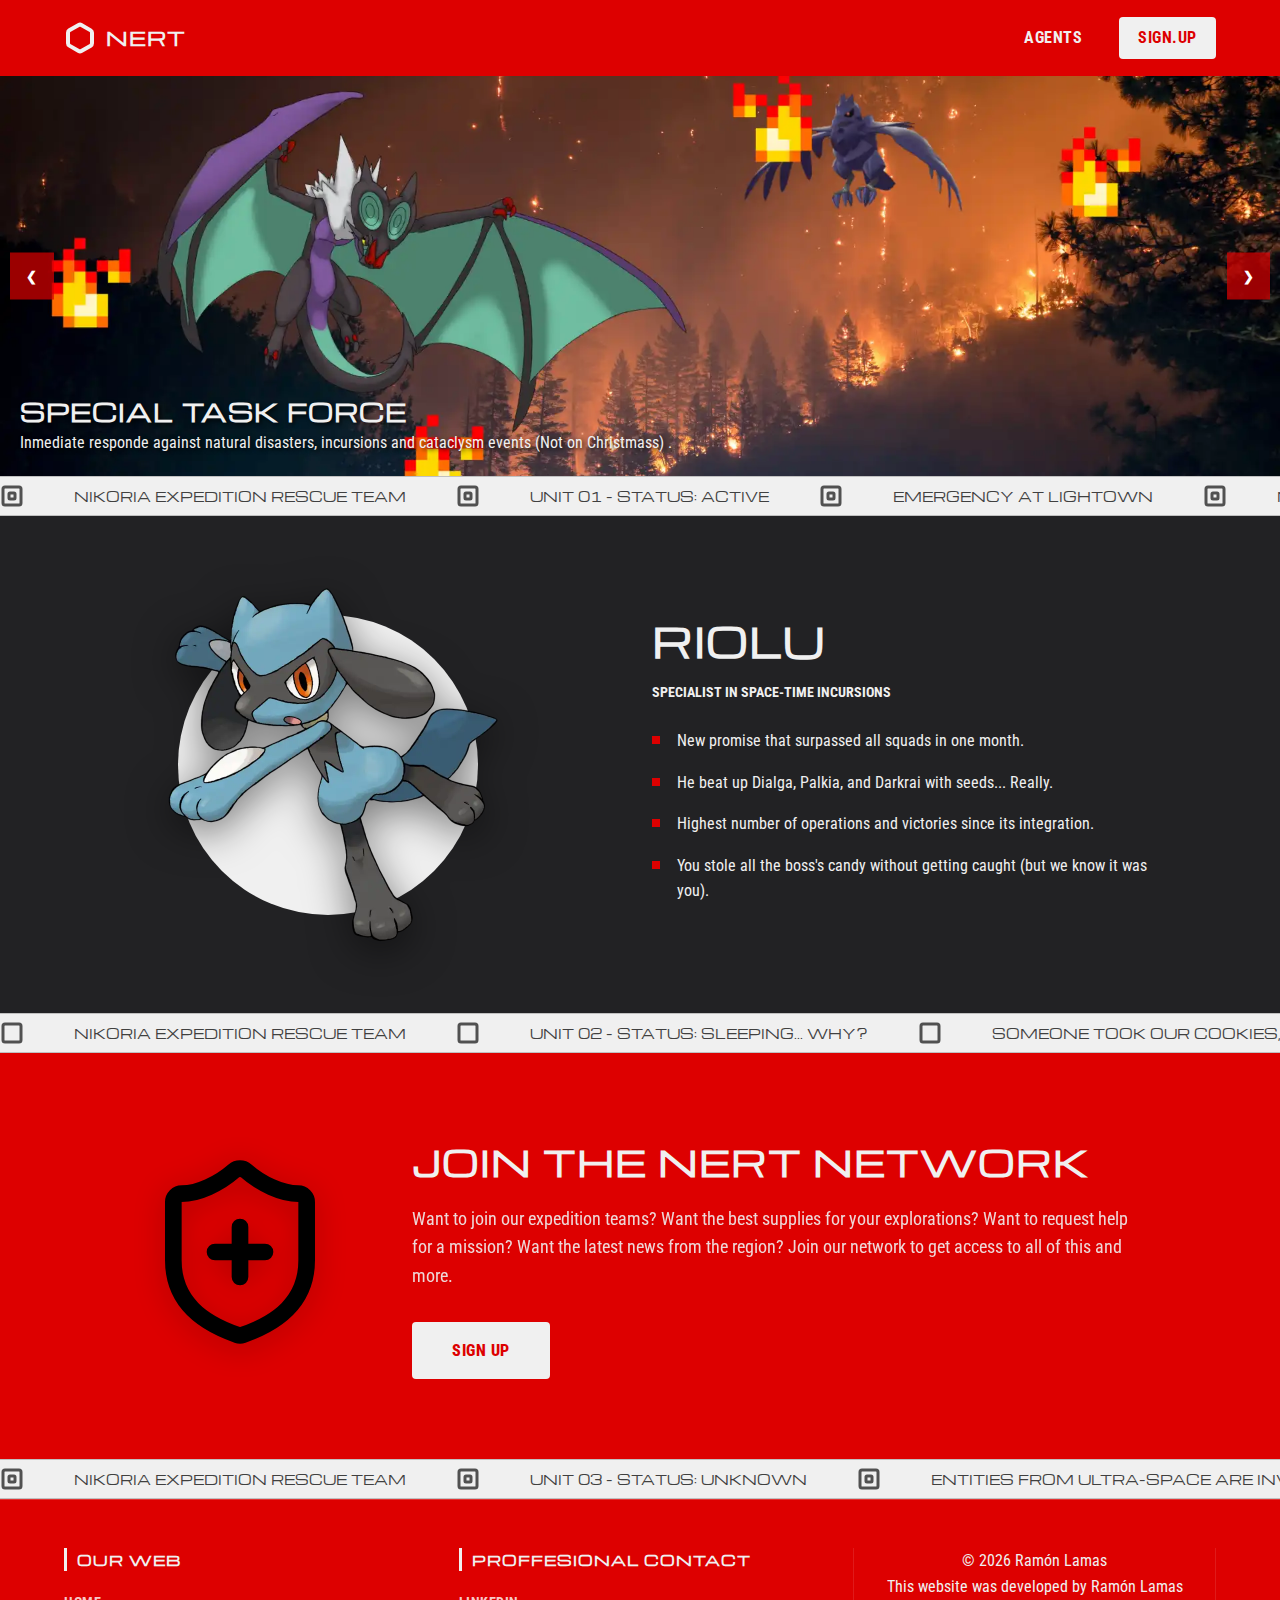
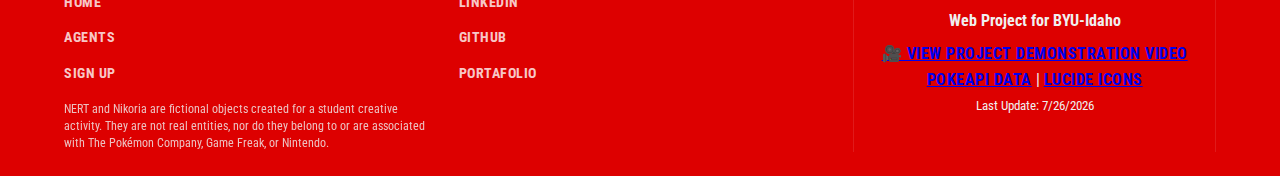
<file: final/index.html>
<!DOCTYPE html>
<html lang="en">
<head>
    <meta charset="UTF-8">
    <meta name="viewport" content="width=device-width, initial-scale=1.0">
    <title>Home - NERT</title>
    <meta name="description" content="The main NERT website where you can find out the latest news from the region, purchase supplies, view our agents, request our services, or join us.">
    <meta name="author" content="Ramón Lamas">
    <link rel="preconnect" href="https://fonts.googleapis.com">
    <link rel="preconnect" href="https://fonts.gstatic.com" crossorigin>
    <link href="https://fonts.googleapis.com/css2?family=Michroma&family=Roboto+Condensed:ital,wght@0,100..900;1,100..900&display=swap" rel="stylesheet">
    <link rel="stylesheet" href="styles/normalize.css">
    <link rel="stylesheet" href="styles/global.css">
    <link rel="stylesheet" href="styles/tablet.css" media="screen and (min-width: 768px)">
    <link rel="stylesheet" href="styles/desktop.css" media="screen and (min-width: 1024px)">
    <link rel="icon" href="images/hexagon-white.ico">
    <!-- Facebook and Twitter/X Open Graph Properties -->
    <meta property="og:type" content="website">
    <meta property="og:title" content="Home - NERT">
    <meta property="og:description" content="The main NERT website where you can find out the latest news from the region, purchase supplies, view our agents, request our services, or join us">
    <meta property="og:image" content="https://luckyrambly.github.io/wdd231/final/images/og-preview.jpg">
    <meta property="og:url" content="https://luckyrambly.github.io/wdd231/final/index.html">

    <meta name="twitter:card" content="summary_large_image">
    <meta name="twitter:title" content="Home | NERT">
    <meta name="twitter:description" content="The main NERT website where you can find out the latest news from the region, purchase supplies, view our agents, request our services, or join us.">
    <meta name="twitter:image" content="https://luckyrambly.github.io/wdd231/final/images/og-preview.jpg">
    <!-- Scripts -->
    <script src="scripts/header-footer-core.js" defer></script>
    <script src="scripts/carrusel.js" defer></script>
</head>
<body>
    <header>
        <nav class="main-nav">
            <a href="index.html" class="nav-branding">
                <div class="logo-container">
                    <svg xmlns="http://www.w3.org/2000/svg" viewBox="0 0 24 24" fill="none" stroke="currentColor" stroke-width="3" stroke-linecap="round" stroke-linejoin="round" class="nav-logo-svg">
                        <path d="M21 16V8a2 2 0 0 0-1-1.73l-7-4a2 2 0 0 0-2 0l-7 4A2 2 0 0 0 3 8v8a2 2 0 0 0 1 1.73l7 4a2 2 0 0 0 2 0l7-4A2 2 0 0 0 21 16z"/>
                    </svg>
                </div>
                <h1 class="nav-title">NERT</h1>
            </a>

            <button class="menu-toggle" id="menu-toggle" aria-label="Abrir menú">
                <span class="hamburger"></span>
            </button>

            <div class="nav-links" id="nav-menu">
                <a href="agents.html" class="nav-item">Agents</a>
                <a href="signup.html" class="nav-item nav-btn-special">Sign.Up</a>
            </div>
        </nav>
        <div class="overlay" id="overlay"></div>
    </header>

    <main>

        <section class="carousel" aria-label="NERT Gallery">
            <div class="carousel-container">
                <div class="carousel-track" id="track">
                    
                    <div class="carousel-slide">
                        <picture>
                            <source srcset="images/fire-nert-pc.webp" media="(min-width: 1024px)">
                            <source srcset="images/fire-nert-tablet.webp" media="(min-width: 768px)">
                            <img src="images/fire-nert-mobile.webp" alt="Misión de Rescate Táctico" class="carousel-img">
                        </picture>
                        <div class="slide-content">
                            <h2>Special Task Force</h2>
                            <p>Inmediate responde against natural disasters, incursions and cataclysm events (Not on Christmass) .</p>
                        </div>
                    </div>

                    <div class="carousel-slide">
                        <picture>
                            <source srcset="images/teamwork-nert-pc.webp" media="(min-width: 1024px)">
                            <source srcset="images/teamwork-nert-tablet.webp" media="(min-width: 768px)">
                            <img src="images/teamwork-nert-mobile.webp" alt="Tecnología NERT" class="carousel-img">
                        </picture>
                        <div class="slide-content">
                            <h2>See our agents</h2>
                            <p>Get a look into our great catalog of agents of all experience levels.</p>
                        </div>
                    </div>

                    <div class="carousel-slide">
                        <picture>
                            <source srcset="images/warehouse-nert-pc.webp" media="(min-width: 1024px)">
                            <source srcset="images/warehouse-nert-tablet.webp" media="(min-width: 768px)">
                            <img src="images/warehouse-nert-mobile.webp" alt="Unirse a NERT" class="carousel-img">
                        </picture>
                        <div class="slide-content">
                            <h2>Get gear and med aid</h2>
                            <p>You can get our same teamgear, provisions and medkits that we use in our most dangerous missions too.</p>
                        </div>
                    </div>

                </div>
            </div>

            <button class="carousel-btn prev" id="prevBtn" aria-label="Anterior">&#10094;</button>
            <button class="carousel-btn next" id="nextBtn" aria-label="Siguiente">&#10095;</button>
        </section>

        <div class="ticker-separator">
            <div class="ticker-wrapper">
                <div class="ticker-item">
                    <img src="images/square-stop.svg" alt="NERT-icon">
                    <span>NIKORIA EXPEDITION RESCUE TEAM</span>
                    <img src="images/square-stop.svg" alt="NERT-icon">
                    <span>UNIT 01 - STATUS: ACTIVE</span>
                    <img src="images/square-stop.svg" alt="NERT-icon">
                    <span>EMERGENCY AT LIGHTOWN</span>
                </div>
                <div class="ticker-item">
                    <img src="images/square-stop.svg" alt="NERT-icon">
                    <span>NIKORIA EXPEDITION RESCUE TEAM</span>
                    <img src="images/square-stop.svg" alt="NERT-icon">
                    <span>UNIT 01 - STATUS: ACTIVE</span>
                    <img src="images/square-stop.svg" alt="NERT-icon">
                    <span>EMERGENCY AT LIGHTOWN</span>
                </div>
            </div>
        </div>

        <section class="agent-month">
            <div class="agent-container">
                <div class="agent-visual">
                    <div class="white-circle"></div>
                    <img src="images/riolu.webp" alt="Best agent of the month" class="agent-img">
                </div>

                <div class="agent-info">
                    <h3 class="agent-name">Riolu</h3>
                    <p class="agent-title">Specialist in space-time incursions</p>
                    
                    <ul class="agent-achievements">
                        <li>New promise that surpassed all squads in one month.</li>
                        <li>He beat up Dialga, Palkia, and Darkrai with seeds... Really.</li>
                        <li>Highest number of operations and victories since its integration.</li>
                        <li>You stole all the boss's candy without getting caught (but we know it was you).</li>
                    </ul>
                </div>
            </div>
        </section>

        <div class="ticker-separator">
            <div class="ticker-wrapper">
                <div class="ticker-item">
                    <img src="images/square.svg" alt="NERT-icon">
                    <span>NIKORIA EXPEDITION RESCUE TEAM</span>
                    <img src="images/square.svg" alt="NERT-icon">
                    <span>UNIT 02 - STATUS: SLEEPING... WHY?</span>
                    <img src="images/square.svg" alt="NERT-icon">
                    <span>SOMEONE TOOK OUR COOKIES, SEND HELP</span>
                </div>
                <div class="ticker-item">
                    <img src="images/square.svg" alt="NERT-icon">
                    <span>NIKORIA EXPEDITION RESCUE TEAM</span>
                    <img src="images/square.svg" alt="NERT-icon">
                    <span>UNIT 02 - STATUS: SLEEPING... WHY?</span>
                    <img src="images/square.svg" alt="NERT-icon">
                    <span>SOMEONE TOOK OUR COOKIES, SEND HELP</span>
                </div>
            </div>
        </div>

        <section class="join-nert">
            <div class="join-container">
                <div class="join-visual">
                    <img src="images/shield-plus.svg" alt="Join NERT Emblem" class="join-icon">
                </div>

                <div class="join-content">
                    <h3 class="join-title">Join the NERT network</h3>
                    <p class="join-text">
                        Want to join our expedition teams? Want the best supplies for your explorations? Want to request help for a mission? Want the latest news from the region? Join our network to get access to all of this and more.
                    </p>
                    <a href="signup.html" class="btn-signup-join">Sign Up</a>
                </div>
            </div>
        </section>

        <div class="ticker-separator">
            <div class="ticker-wrapper">
                <div class="ticker-item">
                    <img src="images/square-stop.svg" alt="NERT-icon">
                    <span>NIKORIA EXPEDITION RESCUE TEAM</span>
                    <img src="images/square-stop.svg" alt="NERT-icon">
                    <span>UNIT 03 - STATUS: UNKNOWN</span>
                    <img src="images/square-stop.svg" alt="NERT-icon">
                    <span>ENTITIES FROM ULTRA-SPACE ARE INVADING STEAMWOOD.</span>
                </div>
                <div class="ticker-item">
                    <img src="images/square-stop.svg" alt="NERT-icon">
                    <span>NIKORIA EXPEDITION RESCUE TEAM</span>
                    <img src="images/square-stop.svg" alt="NERT-icon">
                    <span>UNIT 03 - STATUS: UNKNOWN</span>
                    <img src="images/square-stop.svg" alt="NERT-icon">
                    <span>ENTITIES FROM ULTRA-SPACE ARE INVADING STEAMWOOD</span>
                </div>
            </div>
        </div>

    </main>

    <footer class="main-footer">
        <div class="footer-container">
            <div class="footer-section">
                <h4>Our Web</h4>
                <nav class="footer-nav">
                    <a href="index.html">Home</a>
                    <a href="agents.html">Agents</a>
                    <a href="signup.html">Sign Up</a>
                </nav>
                <p class="legal-disclaimer">
                    NERT and Nikoria are fictional objects created for a student creative activity. They are not real entities, nor do they belong to or are associated with The Pokémon Company, Game Freak, or Nintendo.
                </p>
            </div>

            <div class="footer-section">
                <h4>Proffesional Contact</h4>
                <div class="social-links">
                    <a href="#" target="_blank">LinkedIn</a>
                    <a href="#" target="_blank">GitHub</a>
                    <a href="#" target="_blank">Portafolio</a>
                </div>
            </div>


            <div class="footer-section footer-center">
                <p>&copy; <span id="current-year"></span> Ramón Lamas</p>
                <p>This website was developed by Ramón Lamas</p>
                <p class="academic-info">Web Project for BYU-Idaho</p>
                
                <p class="footer-video-link">
                    <a href="https://youtu.be/8xEEFA96hJc" target="_blank">
                        🎥 View Project Demonstration Video
                    </a>
                </p>

                <p class="footer-attributions">
                    <a href="https://pokeapi.co/" target="_blank">PokeAPI Data</a> | 
                    <a href="https://lucide.dev/" target="_blank">Lucide Icons</a>
                </p>

                <small>Last Update: <span id="last-modified"></span></small>
            </div>

        </div>
    </footer>
</body>
</html>
</file>
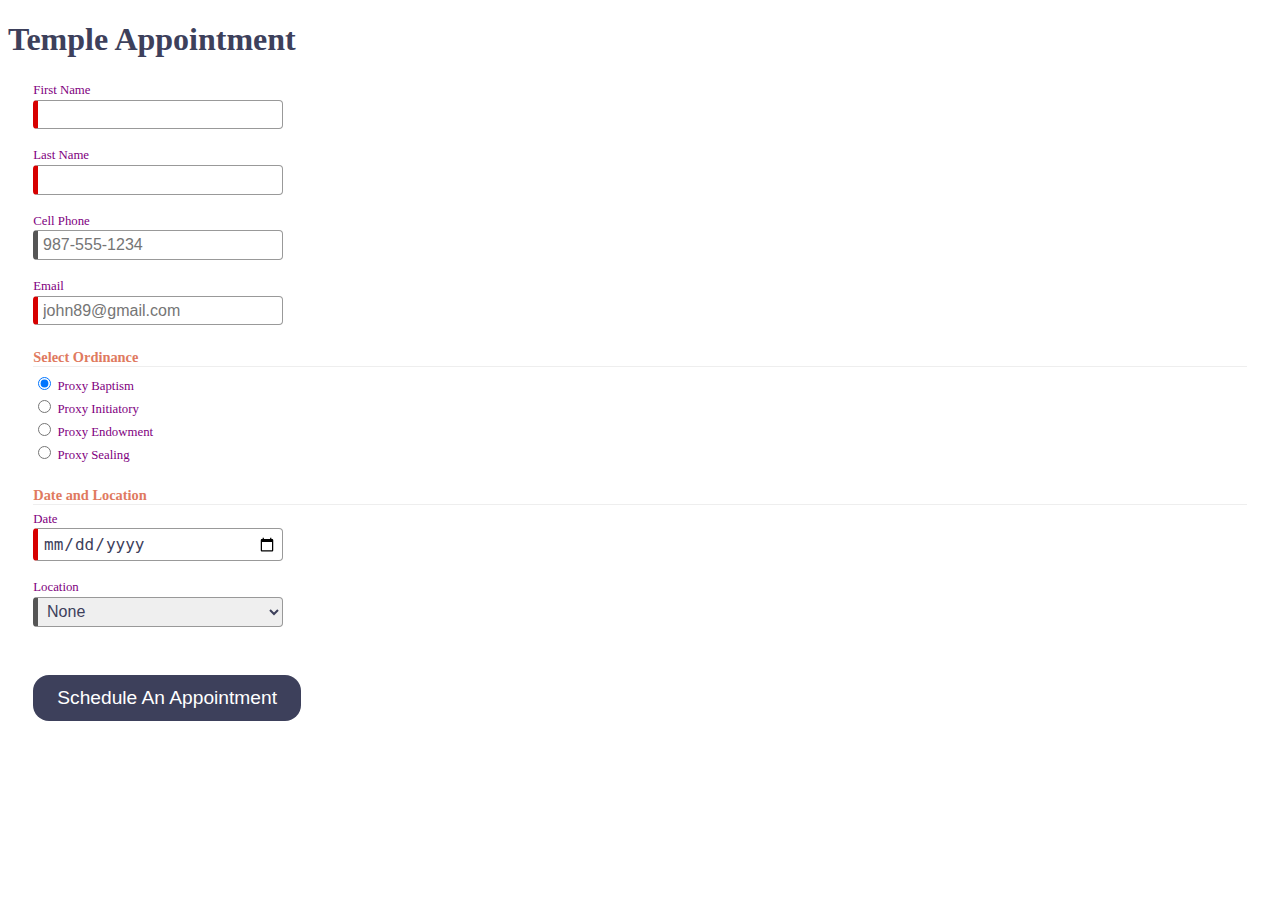
<file: startHere/index.html>
<!DOCTYPE html>
<html lang="en">

<head>
  <meta charset="UTF-8">
  <meta name="viewport" content="width=device-width, initial-scale=1.0">
  <meta name="description" content="Web Lab Start File">
  <meta name="author" content="Paul Cheney">

  <link rel="stylesheet" href="styles/small.css">
  <link rel="stylesheet" href="styles/large.css">

  <title>Web Lab Start File</title>
</head>

<body>

  <main>
    <h1>Temple Appointment</h1>

    <form method="GET" action="thanks.html" class="designOne">
      <label>First Name <input type="text" name="first" required autocomplete="given-name" title="Your First Name"></label>
        <label>Last Name <input type="text" name="last" required autocomplete="family-name" title="Your Last Name"></label>
        <label>Cell Phone <input type="tel" name="phone"  autocomplete="tel" title="A Phone Number with dashes" placeholder="987-555-1234" ></label>
        <label>Email <input type="email" name="email" required placeholder="john89@gmail.com"  title="Your Email" autocomplete="email"></label>
  

        <h3>Select Ordinance</h3>
        <label><input type="radio" name="ordinance" value="Baptism" checked> Proxy Baptism</label>
        <label><input type="radio" name="ordinance" value="Initiatory"> Proxy Initiatory</label>
        <label><input type="radio" name="ordinance" value="Endowment"> Proxy Endowment</label>
        <label><input type="radio" name="ordinance" value="Sealing"> Proxy Sealing</label>

        
        <h3>Date and Location</h3>
        <label>Date <input type="date" name="date" required></label>

        <label>Location
          <select name="location" required>
            <option value="">None</option>
            <option value="Payson">Payson</option>
            <option value="Orem">Orem</option>
            <option value="Provo City Center">Provo City Center</option>
        </label>

        <input type="submit" value="Schedule An Appointment">
    </form>

    
  </main>

</body>
</html>
</file>
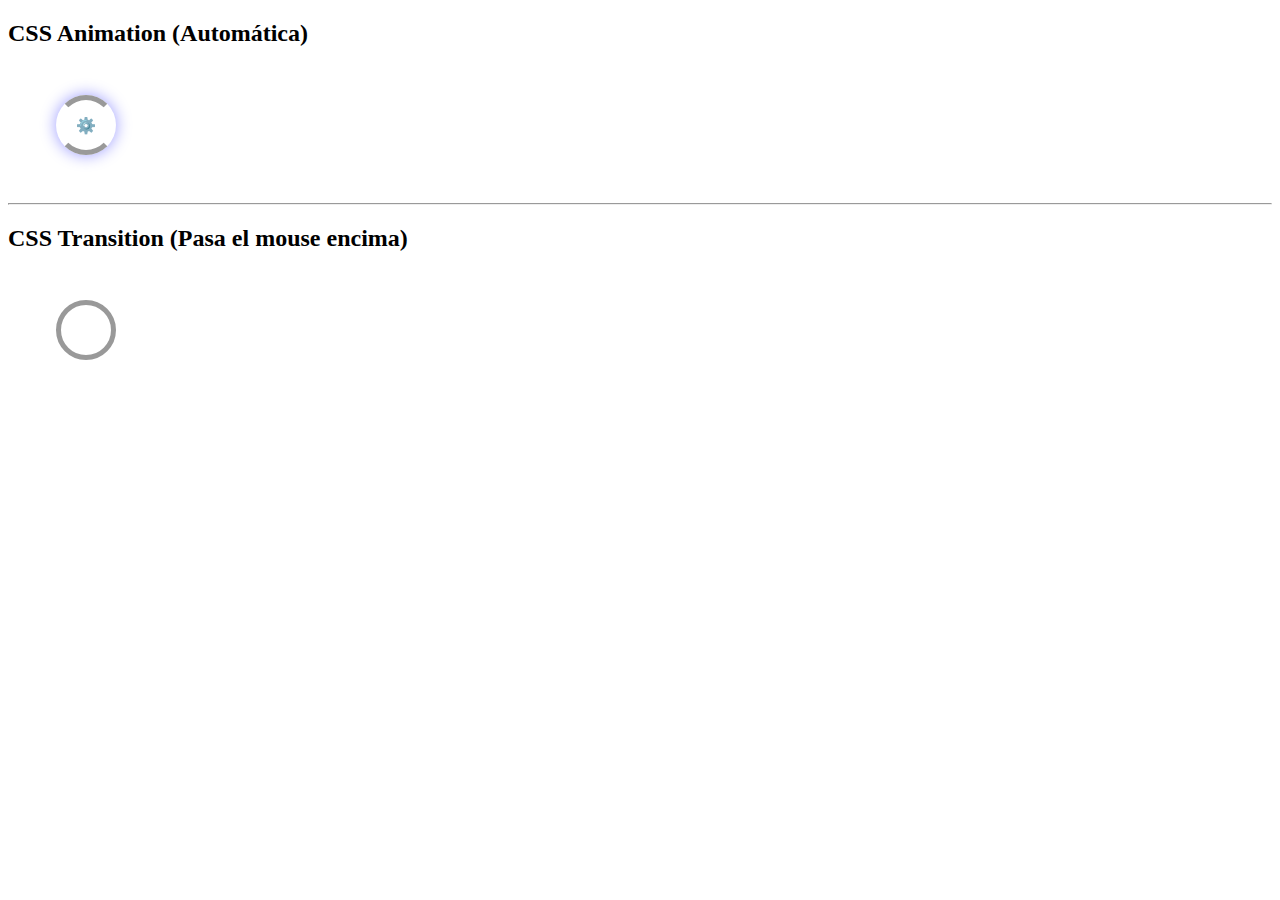
<file: animation-test.html>
<!DOCTYPE html>
<html lang="es">
<head>
    <meta charset="UTF-8">
    <title>Actividad de Animaciones CSS</title>
    <link rel="stylesheet" href="styles/animation-test.css">
</head>
<body>
    <h2>CSS Animation (Automática)</h2>
    <div id="loader"></div>

    <hr>

    <h2>CSS Transition (Pasa el mouse encima)</h2>
    <div id="loader-t" class="loader-t"></div>
</body>
</html>
</file>
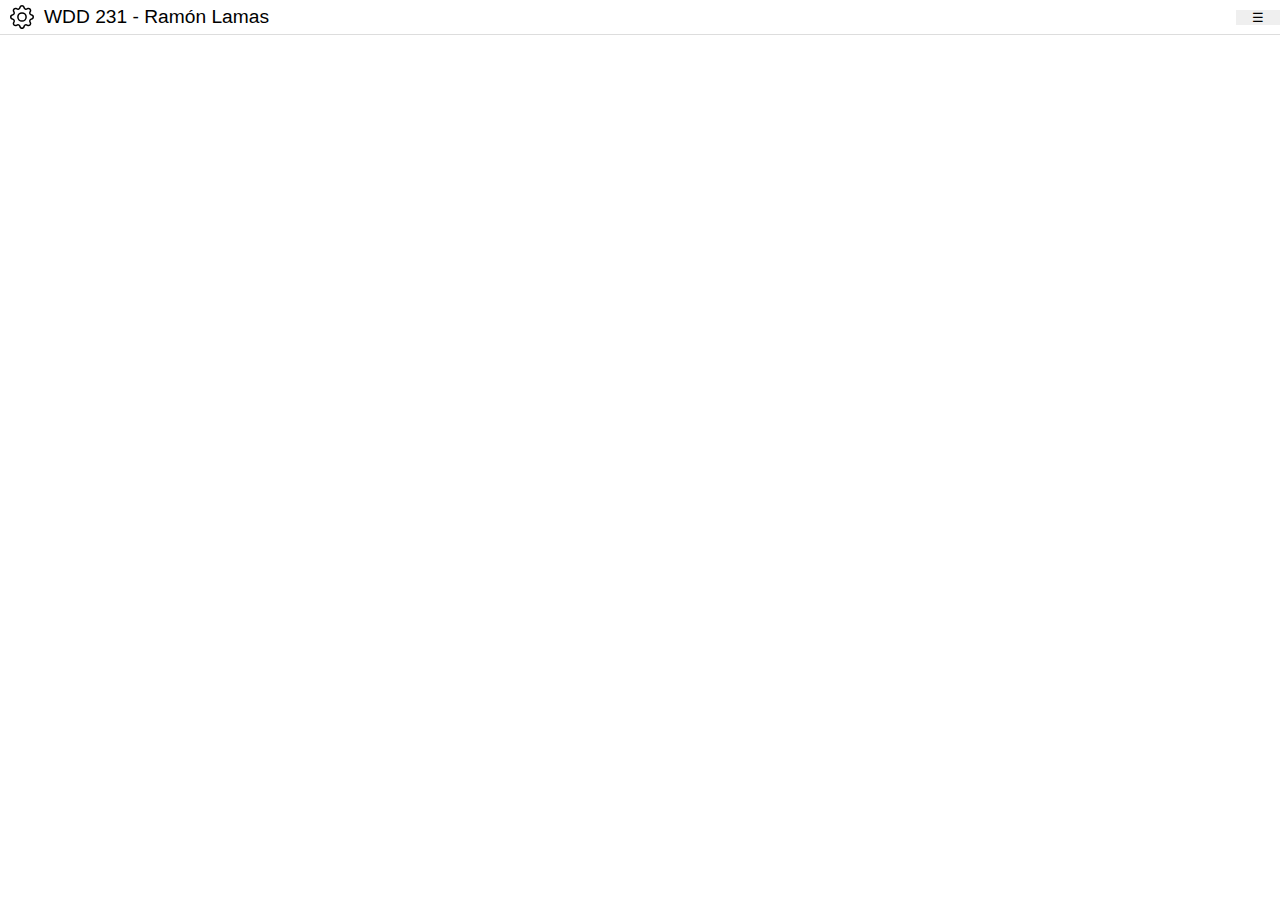
<file: LAW1.html>
<!DOCTYPE html>
<html lang="en">
<head>
    <meta charset="UTF-8">
    <meta name="viewport" content="width=device-width, initial-scale=1.0">
    <title>WDD 231 - Ramón Lamas</title>
    <link rel="stylesheet" href="styles/normalize.css">
    <link rel="stylesheet" href="styles/LAW1Style.css">
    <script src="scripts/burgerButton.js" defer></script>
</head>
<body>
    <header>
        <img src="images/gear.svg" alt="site-logo" width="1" height="1">
        <span>WDD 231 - Ramón Lamas</span>
        <button id="nav-button" class="hamburger" aria-label="navigation"></button>
    </header>
    <main>

    </main>
    <footer>

    </footer>
</body>
</html>
</file>
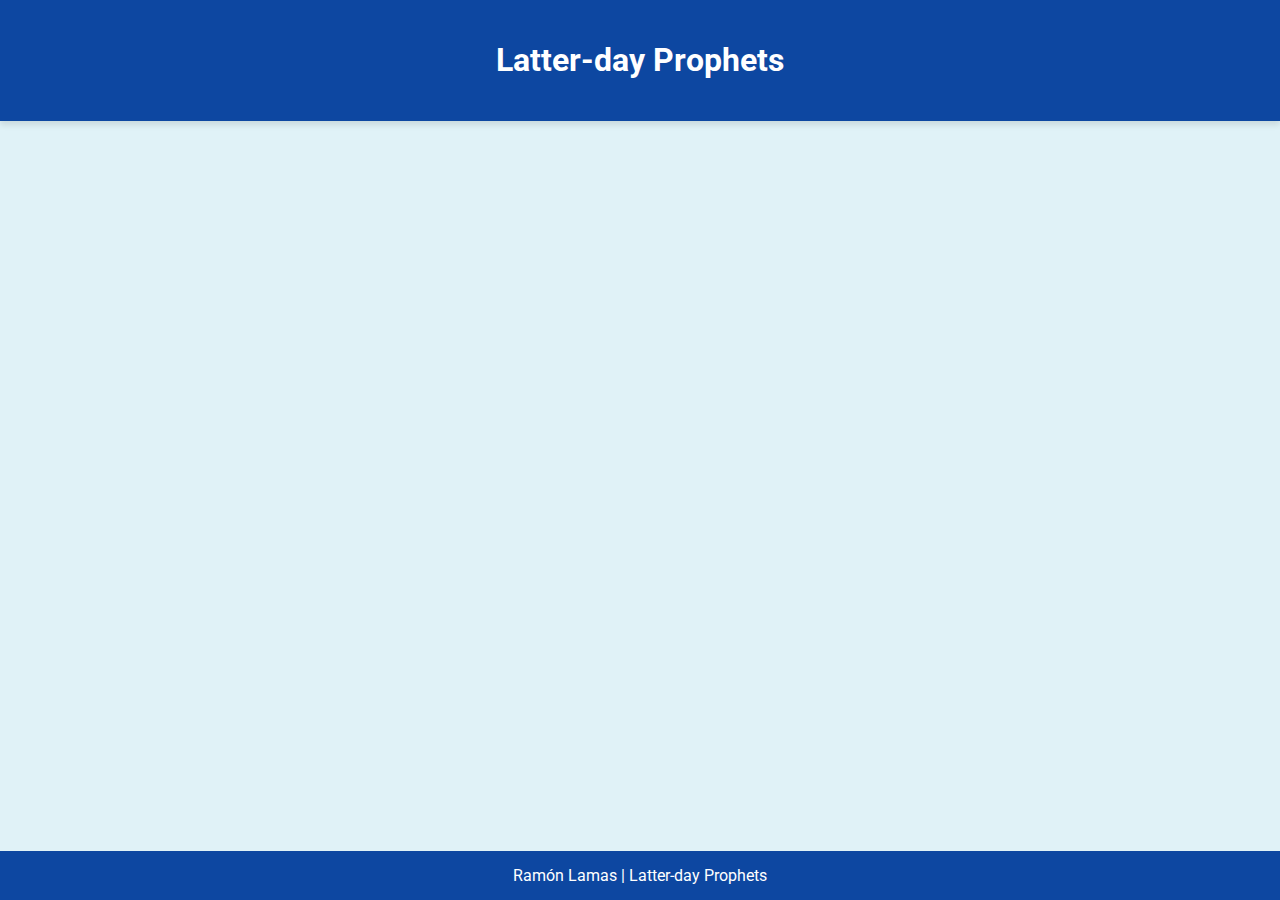
<file: prophets.html>
<!DOCTYPE html>
<html lang="es">
<head>
    <meta charset="UTF-8">
    <meta name="viewport" content="width=device-width, initial-scale=1.0">
    <title>Latter-day Prophets</title>
    <meta name="description" content="Learning activity for week 2.">
    <meta name="author" content="Ramón Lamas">
    <link rel="stylesheet" href="styles/prophets.css">
</head>
<body>
    <header>
        <h1>Latter-day Prophets</h1>
    </header>
    <main>
        <div id="cards"></div>
    </main>
    <footer>
        Ramón Lamas | Latter-day Prophets
    </footer>
    <!--Script defer-->
    <script src="scripts/prophets.js" defer></script>
</body>
</html>
</file>
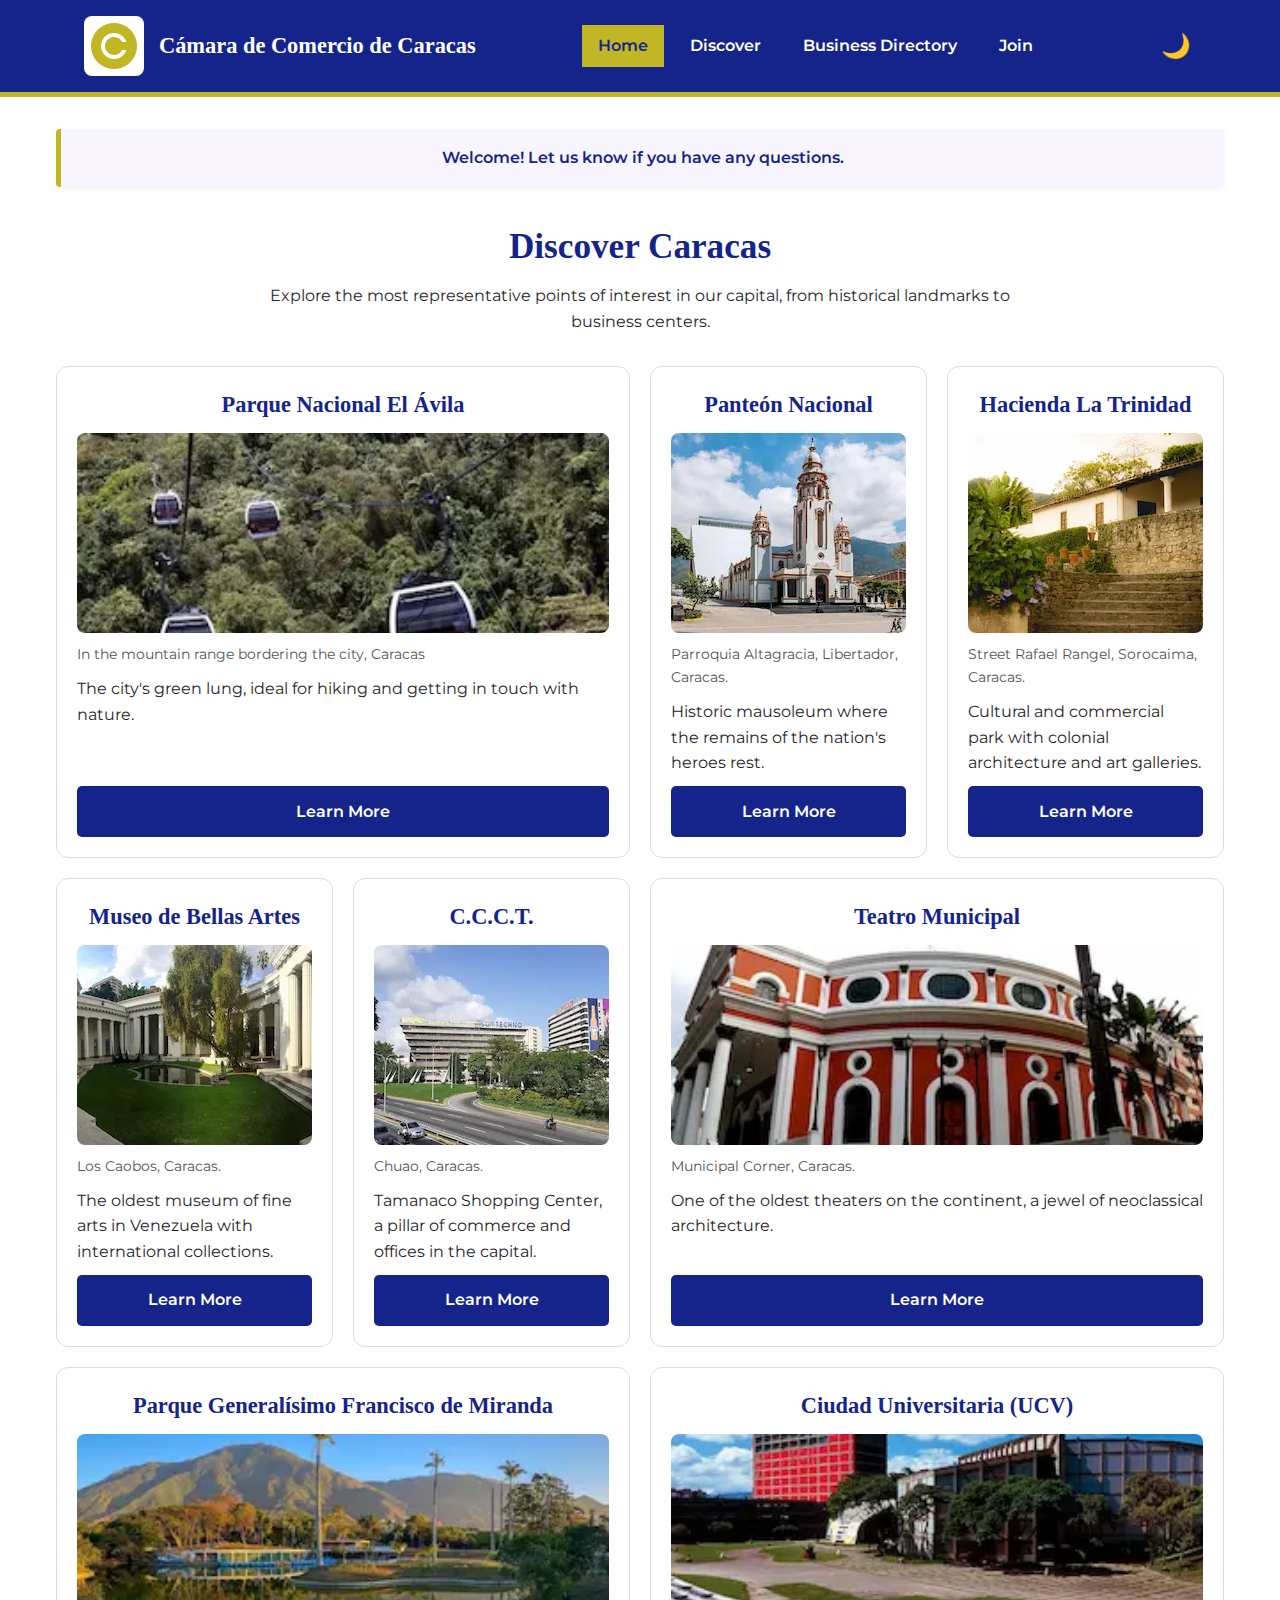
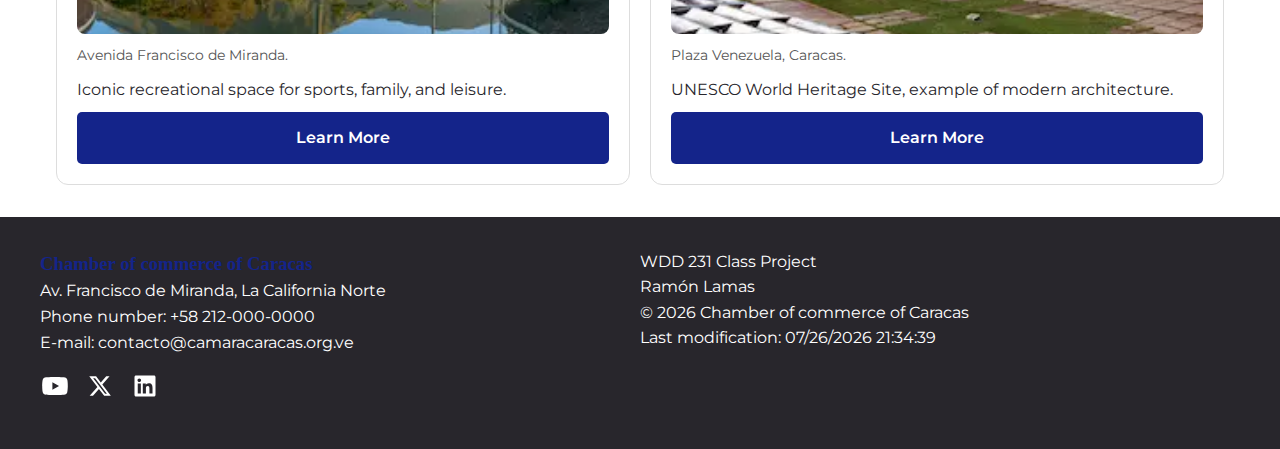
<file: chamber/discover.html>
<!DOCTYPE html>
<html lang="en">
<head>
    <meta charset="UTF-8">
    <meta name="viewport" content="width=device-width, initial-scale=1.0">
    <title>Discover | Cámara de Comercio de Caracas</title>
    <link rel="stylesheet" href="styles/normalize.css">
    <link rel="stylesheet" href="styles/small.css">
    <link rel="stylesheet" href="styles/larger.css" media="(min-width: 768px)">
    <link rel="stylesheet" href="styles/discover.css">
    <link rel="icon" href="images/favicon.ico">
    <meta name="description" content="Discover with us everything Caracas has to offer, from strategic meeting points to the best suppliers to position yourself and grow to the next level.">
    <meta name="author" content="Ramón Lamas">
    <meta property="og:title" content="Discover Page of the Chamber of Commerce of Caracas">
    <meta property="og:description" content="Discover with us everything Caracas has to offer, from strategic meeting points to the best suppliers to position yourself and grow to the next level..">
    <meta property="og:url" content="https://luckyrambly.github.io/wdd231/chamber/discovery.html">
    <meta property="og:image" content="https://luckyrambly.github.io/wdd231/chamber/images/og-directory-preview.jpg">
    <meta property="og:type" content="website">
    <link rel="preconnect" href="https://fonts.googleapis.com">
    <link rel="preconnect" href="https://fonts.gstatic.com" crossorigin>
    <link href="https://fonts.googleapis.com/css2?family=Montserrat:ital,wght@0,100..900;1,100..900&display=swap" rel="stylesheet">

    <script src="scripts/discover.js" type="module"></script>
    <script src="scripts/main.js" defer></script>
</head>
<body>
<header>
    <div class="header-content">
        <div class="logo-area">
            <img src="images/c_logo.png" alt="Logo from the Chamber of Commerce of Caracas, the CCC." class="logo">
            <h1 class="site-title">Cámara de Comercio de Caracas</h1>
        </div>
        <div class="utility-area">
            <button id="modeToggle" aria-label="Cambiar modo">🌙</button>
            <button id="menuButton" aria-label="Abrir menú">☰</button>
        </div>
        <nav>
            <ul id="navigation" class="navigation-links">
                <li><a href="index.html" class="active">Home</a></li>
                <li><a href="discover.html">Discover</a></li>
                <li><a href="directory.html">Business Directory</a></li>
                <li><a href="join.html">Join</a></li>
            </ul>
        </nav>
    </div>
</header>

<main>

    <div id="visit-message" class="visit-banner">
        <p id="message-text"></p>
    </div>

    <h2>Discover Caracas</h2>
    <p class="intro-text">Explore the most representative points of interest in our capital, from historical landmarks to business centers.</p>

    <div id="discover-grid" class="grid-container">
    </div>

</main>

<footer>
    <div class="footer-grid">
        <div class="footer-contact">
            <h3>Chamber of commerce of Caracas</h3>
            <p>Av. Francisco de Miranda, La California Norte</p>
            <p>Phone number: +58 212-000-0000</p>
            <p>E-mail: contacto@camaracaracas.org.ve</p>
            <div class="social-links">
                <a href="https://www.youtube.com/@LuckySylveon"><img src="images/youtube_icon.svg" alt="YouTube"></a>
                <a href="https://x.com/MyLuckySylveon"><img src="images/x_twitter_icon.svg" alt="Twitter"></a>
                <a href="www.linkedin.com/in/ramonlamas/"><img src="images/linkedin_icon.svg" alt="LinkedIn"></a>
            </div>
        </div>
        <div class="footer-project-info">
            <p>WDD 231 Class Project</p>
            <p>Ramón Lamas</p>
            <p>&copy; <span id="currentYear"></span> Chamber of commerce of Caracas</p>
            <p id="lastModifiedDisplay">Last modification: <span id="lastModified"></span></p>
        </div>
    </div>
</footer>

</body>
</html>
</file>
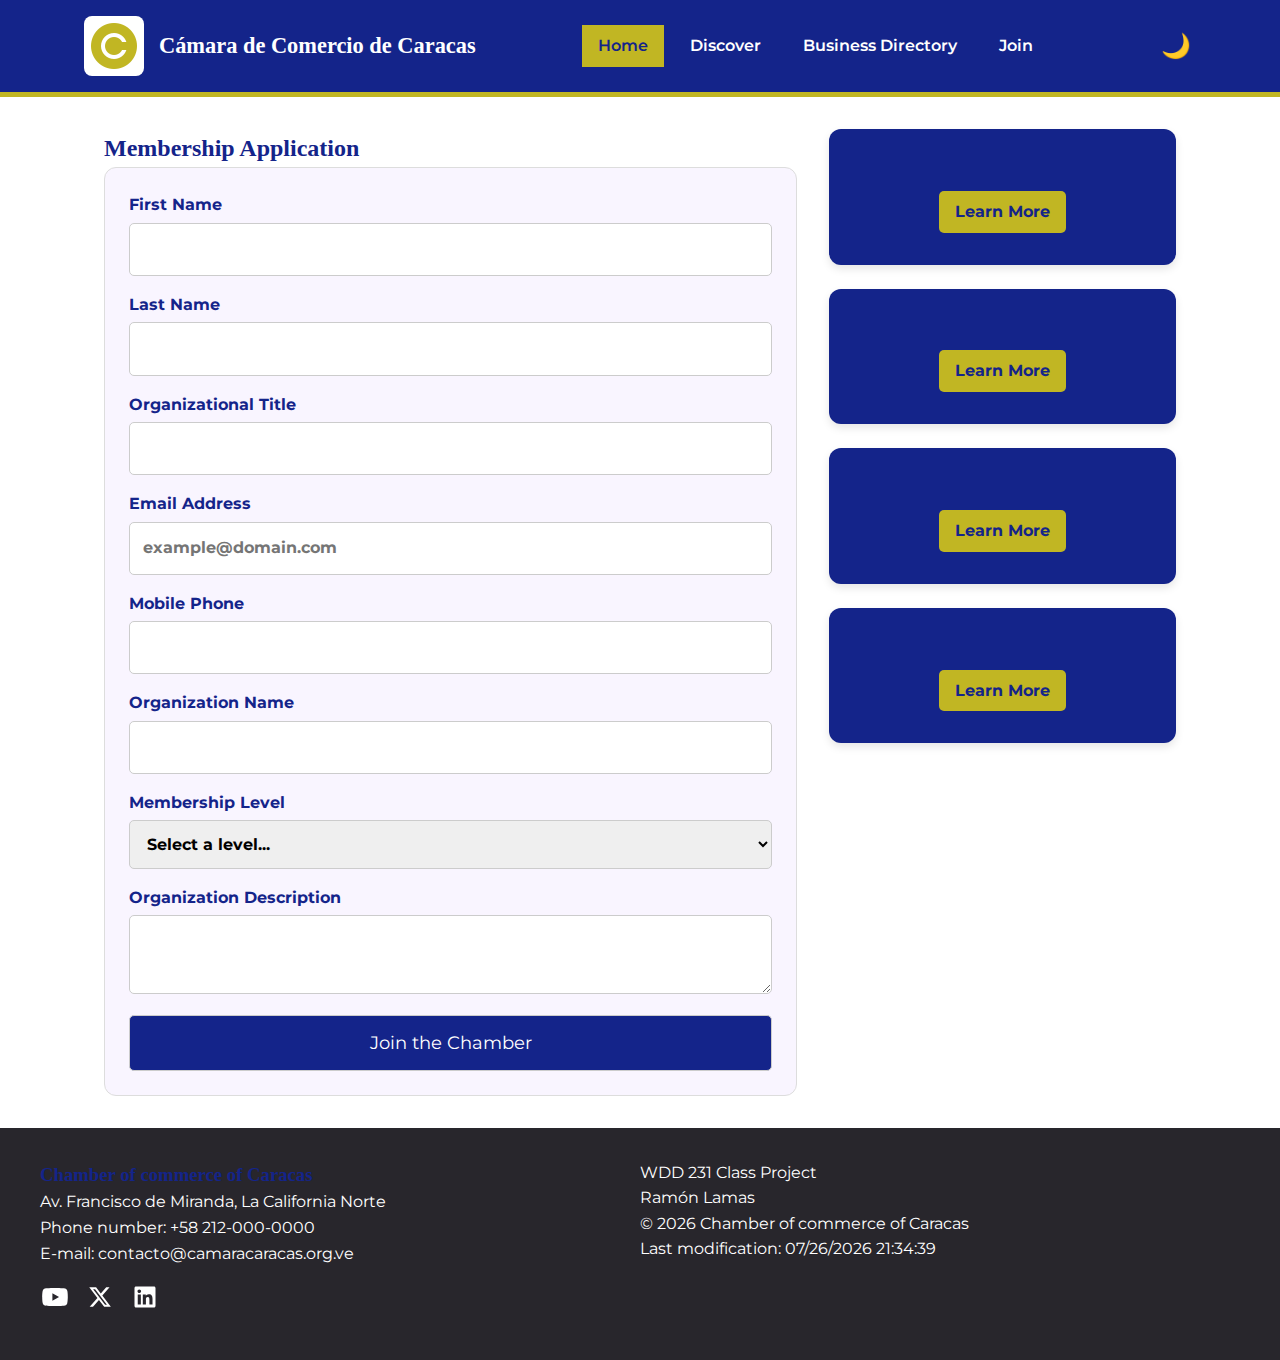
<file: chamber/join.html>
<!DOCTYPE html>
<html lang="en">
<head>
    <meta charset="UTF-8">
    <meta name="viewport" content="width=device-width, initial-scale=1.0">
    <title>Join us | Cámara de Comercio de Caracas</title>
    <link rel="stylesheet" href="styles/normalize.css">
    <link rel="stylesheet" href="styles/small.css">
    <link rel="stylesheet" href="styles/larger.css" media="(min-width: 768px)">
    <link rel="stylesheet" href="styles/join.css">
    <link rel="icon" href="images/favicon.ico">
    <meta name="description" content="Do you want to join into the Chamber of Commerce of Caracas? Join here and let's make it real.">
    <meta name="author" content="Ramón Lamas">
    <meta property="og:title" content="Join page and form for the Chamber of Commerce of Caracas.">
    <meta property="og:description" content="Do you want to join into the Chamber of Commerce of Caracas? Join here and let's make it real.">
    <meta property="og:url" content="https://luckyrambly.github.io/wdd231/chamber/join.html">
    <meta property="og:image" content="https://luckyrambly.github.io/wdd231/chamber/images/og-directory-preview.jpg">
    <meta property="og:type" content="website">
    <link rel="preconnect" href="https://fonts.googleapis.com">
    <link rel="preconnect" href="https://fonts.gstatic.com" crossorigin>
    <link href="https://fonts.googleapis.com/css2?family=Montserrat:ital,wght@0,100..900;1,100..900&display=swap" rel="stylesheet">
    <script src="scripts/main.js" defer></script>
    <script src="scripts/thankyou.js" defer></script>
    <script src="scripts/join.js" defer></script>
</head>
<body>
<header>
    <div class="header-content">
        <div class="logo-area">
            <img src="images/c_logo.png" alt="Logo" class="logo">
            <h1 class="site-title">Cámara de Comercio de Caracas</h1>
        </div>
        <div class="utility-area">
            <button id="modeToggle" aria-label="Cambiar modo">🌙</button>
            <button id="menuButton" aria-label="Abrir menú">☰</button>
        </div>
        <nav>
            <ul id="navigation" class="navigation-links">
                <li><a href="index.html" class="active">Home</a></li>
                <li><a href="discover.html">Discover</a></li>
                <li><a href="directory.html">Business Directory</a></li>
                <li><a href="join.html">Join</a></li>
            </ul>
        </nav>
    </div>
</header>
<main class="join-main">
    <section class="form-container">
        <h2>Membership Application</h2>
        <form method="get" action="thankyou.html">
            <label>First Name
                <input type="text" name="fname" required autocomplete="given-name" title="Enter your first name">
            </label>
            <label>Last Name
                <input type="text" name="lname" required autocomplete="family-name" title="Enter your last name">
            </label>
            <label>Organizational Title
                <input type="text" name="title" autocomplete="organization-title" 
                       pattern="[A-Za-z\s\-]{7,}" 
                       title="Minimum 7 characters, only letters, hyphens and spaces. (No weird characters please)">
            </label>
            <label>Email Address
                <input type="email" name="email" required autocomplete="email" 
                       placeholder="example@domain.com" title="Enter a valid email">
            </label>
            <label>Mobile Phone
                <input type="tel" name="phone" required autocomplete="tel" title="Enter your phone number">
            </label>
            <label>Organization Name
                <input type="text" name="organization" required autocomplete="organization" title="Enter your business name">
            </label>
            <label>Membership Level
                <select name="membership" required>
                    <option value="" disabled selected>Select a level...</option>
                    <option value="np">Non Profit Membership</option>
                    <option value="bronze">Bronze Membership</option>
                    <option value="silver">Silver Membership</option>
                    <option value="gold">Gold Membership</option>
                </select>
            </label>
            <label>Organization Description
                <textarea name="description" title="Tell us about your organization!"></textarea>
            </label>
            <input type="hidden" name="timestamp" id="timestamp">
            <input type="submit" value="Join the Chamber" class="submit-btn">
        </form>
    </section>
    <section class="membership-cards">
    <div class="card animate-slide-up">
        <h3>Non Profit Level</h3>
        <button type="button" class="info-btn" data-modal="modal-np">Learn More</button>
    </div>
    <div class="card animate-slide-up">
        <h3>Bronze Level</h3>
        <button type="button" class="info-btn" data-modal="modal-bronze">Learn More</button>
    </div>
    <div class="card animate-slide-up">
        <h3>Silver Level</h3>
        <button type="button" class="info-btn" data-modal="modal-silver">Learn More</button>
    </div>
    <div class="card animate-slide-up">
        <h3>Gold Level</h3>
        <button type="button" class="info-btn" data-modal="modal-gold">Learn More</button>
    </div>
    </section>

    <dialog id="modal-np">
        <button class="close-modal">X</button>
        <h2>Non Profit Membership</h2>
        <p>Free for non-profit organizations. Includes: Directory listing and basic event access. Perfect to get involved in this new age of business!</p>
    </dialog>
    <dialog id="modal-bronze">
        <button class="close-modal">X</button>
        <h2>Bronze Membership</h2>
        <p>Affordable entry for startups. Includes: Training sessions and business listing. Great to boost your business.</p>
    </dialog>
    <dialog id="modal-silver">
        <button class="close-modal">X</button>
        <h2>Silver Membership</h2>
        <p>For growing businesses. Includes: Social media spotlight and lunch discounts. The sandwiches are wonderful. BELIEVE ME.</p>
    </dialog>
    <dialog id="modal-gold">
        <button class="close-modal">X</button>
        <h2>Gold Membership</h2>
        <p>Premium benefits. Includes: Front-page advertising, event sponsorships, and VIP networking. If you want the best of the best to not only grow, but become emblem in your industry, this is for you.</p>
    </dialog>
</main>
<footer>
    <div class="footer-grid">
        <div class="footer-contact">
            <h3>Chamber of commerce of Caracas</h3>
            <p>Av. Francisco de Miranda, La California Norte</p>
            <p>Phone number: +58 212-000-0000</p>
            <p>E-mail: contacto@camaracaracas.org.ve</p>
            <div class="social-links">
                <a href="https://www.youtube.com/@LuckySylveon"><img src="images/youtube_icon.svg" alt="YouTube"></a>
                <a href="https://x.com/MyLuckySylveon"><img src="images/x_twitter_icon.svg" alt="Twitter"></a>
                <a href="https://www.linkedin.com/in/ramonlamas"><img src="images/linkedin_icon.svg" alt="LinkedIn"></a>
            </div>
        </div>
        <div class="footer-project-info">
            <p>WDD 231 Class Project</p>
            <p>Ramón Lamas</p>
            <p>&copy; <span id="currentYear"></span> Chamber of commerce of Caracas</p>
            <p id="lastModifiedDisplay">Last modification: <span id="lastModified"></span></p>
        </div>
    </div>
</footer>
</body>
</html>
</file>
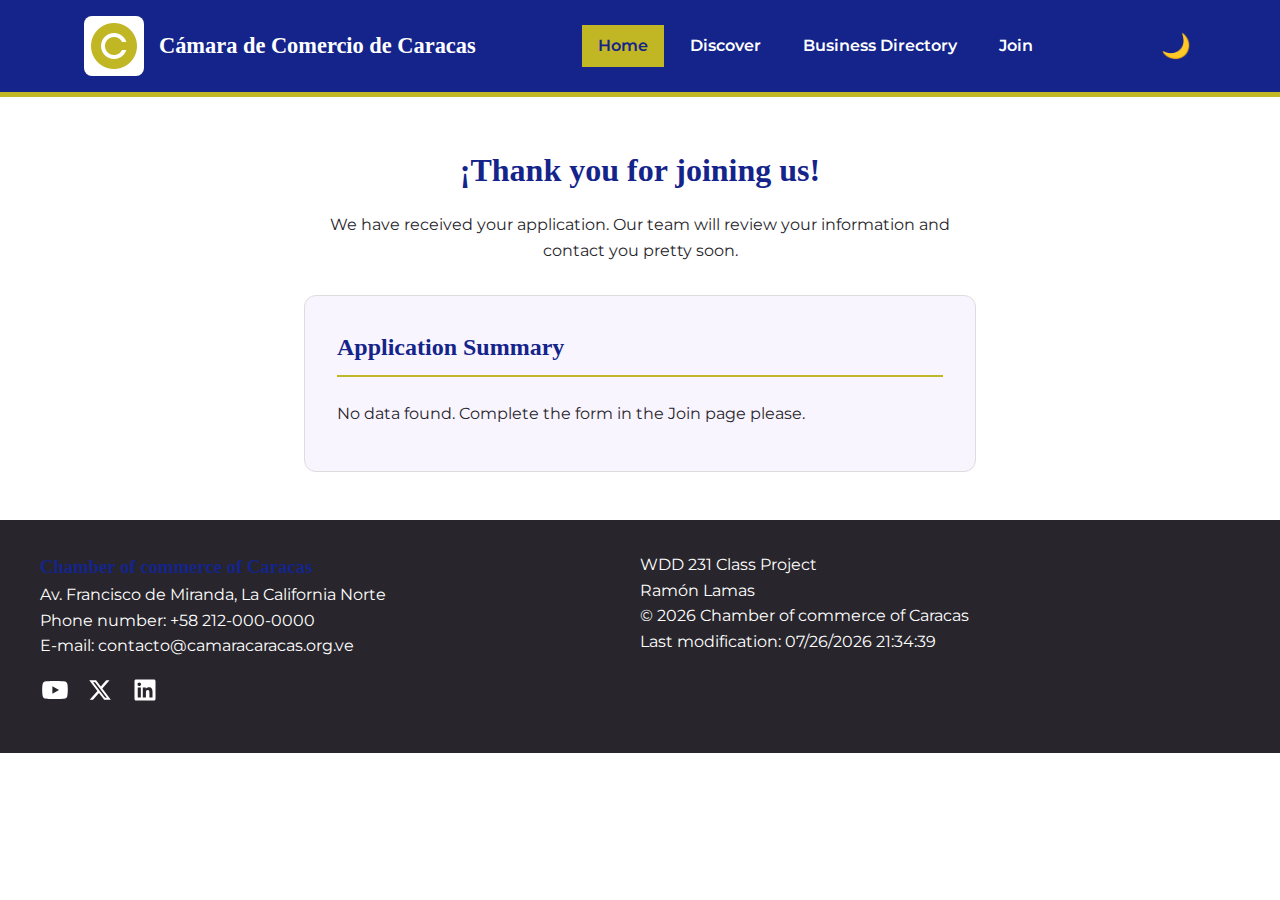
<file: chamber/thankyou.html>
<!DOCTYPE html>
<html lang="es">
<head>
    <meta charset="UTF-8">
    <meta name="viewport" content="width=device-width, initial-scale=1.0">
    <title>Thank you | Cámara de Comercio de Caracas</title>
    <link rel="stylesheet" href="styles/normalize.css">
    <link rel="stylesheet" href="styles/small.css">
    <link rel="stylesheet" href="styles/larger.css" media="(min-width: 768px)">
    <link rel="stylesheet" href="styles/thankyou.css">
    <link rel="icon" href="images/favicon.ico">
    <meta name="description" content="Thank you for joining us in one of the biggest business events of Caracas.">
    <meta name="author" content="Ramón Lamas">
    <meta property="og:title" content="Thank you for joining!">
    <meta property="og:description" content="Thank you for joining us in one of the biggest business events of Caracas.">
    <meta property="og:url" content="https://luckyrambly.github.io/wdd231/chamber/thankyou.html">
    <meta property="og:image" content="https://luckyrambly.github.io/wdd231/chamber/images/og-directory-preview.jpg">
    <meta property="og:type" content="website">
    <link rel="preconnect" href="https://fonts.googleapis.com">
    <link rel="preconnect" href="https://fonts.gstatic.com" crossorigin>
    <link href="https://fonts.googleapis.com/css2?family=Montserrat:ital,wght@0,100..900;1,100..900&display=swap" rel="stylesheet">
    <script src="scripts/main.js" defer></script>
    <script src="scripts/thankyou.js" defer></script>
    <script src="scripts/join.js" defer></script>
</head>
<body>
<header>
    <div class="header-content">
        <div class="logo-area">
            <img src="images/c_logo.png" alt="Logo" class="logo">
            <h1 class="site-title">Cámara de Comercio de Caracas</h1>
        </div>
        <div class="utility-area">
            <button id="modeToggle" aria-label="Cambiar modo">🌙</button>
            <button id="menuButton" aria-label="Abrir menú">☰</button>
        </div>
        <nav>
            <ul id="navigation" class="navigation-links">
                <li><a href="index.html" class="active">Home</a></li>
                <li><a href="discover.html">Discover</a></li>
                <li><a href="directory.html">Business Directory</a></li>
                <li><a href="join.html">Join</a></li>
            </ul>
        </nav>
    </div>
</header>
<main class="thankyou-main">
    <section class="thankyou-message">
        <h1>¡Thank you for joining us!</h1>
        <p>We have received your application. Our team will review your information and contact you pretty soon.</p>
    </section>
    <section class="submission-summary">
        <h2>Application Summary</h2>
        <div id="results">
            </div>
    </section>
</main>
<footer>
    <div class="footer-grid">
        <div class="footer-contact">
            <h3>Chamber of commerce of Caracas</h3>
            <p>Av. Francisco de Miranda, La California Norte</p>
            <p>Phone number: +58 212-000-0000</p>
            <p>E-mail: contacto@camaracaracas.org.ve</p>
            <div class="social-links">
                <a href="#"><img src="images/youtube_icon.svg" alt="YouTube"></a>
                <a href="#"><img src="images/x_twitter_icon.svg" alt="Twitter"></a>
                <a href="#"><img src="images/linkedin_icon.svg" alt="LinkedIn"></a>
            </div>
        </div>
        <div class="footer-project-info">
            <p>WDD 231 Class Project</p>
            <p>Ramón Lamas</p>
            <p>&copy; <span id="currentYear"></span> Chamber of commerce of Caracas</p>
            <p id="lastModifiedDisplay">Last modification: <span id="lastModified"></span></p>
        </div>
    </div>
</footer>
</body>
</html>
</file>
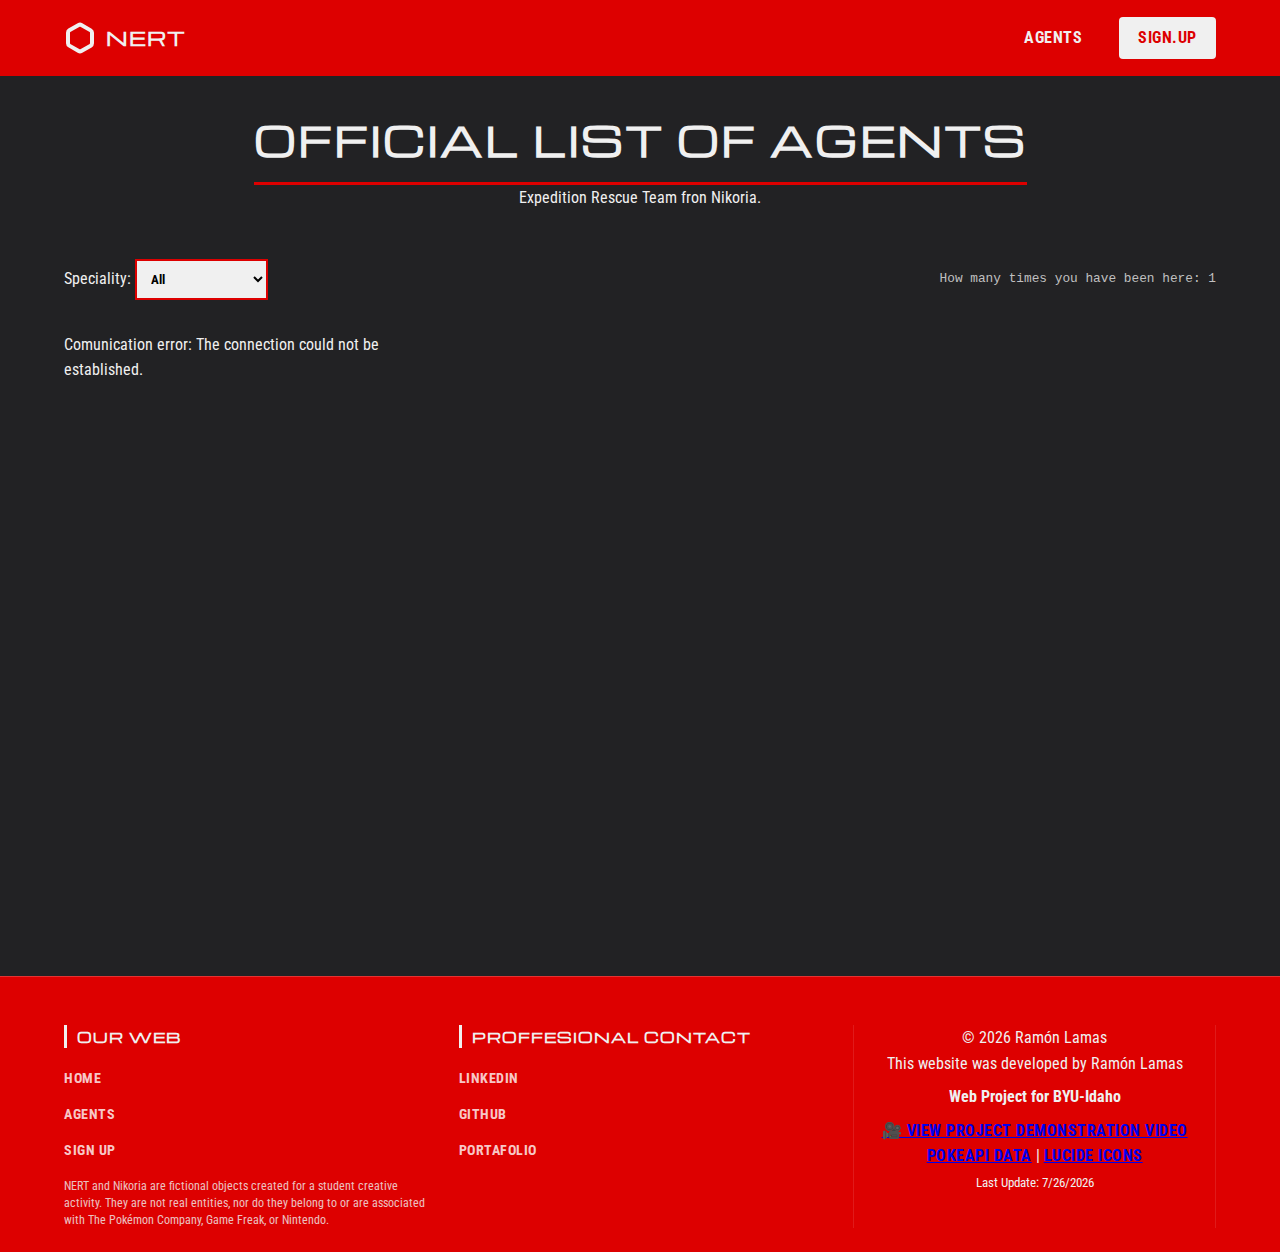
<file: final/agents.html>
<!DOCTYPE html>
<html lang="en">
<head>
    <meta charset="UTF-8">
    <meta name="viewport" content="width=device-width, initial-scale=1.0">
    <title>Agents - NERT</title>
    <meta name="description" content="Official list of all agents and volunteers who are part of NERT, their statistics, qualities, and specialties.">
    <meta name="author" content="Ramón Lamas">
    <link rel="preconnect" href="https://fonts.googleapis.com">
    <link rel="preconnect" href="https://fonts.gstatic.com" crossorigin>
    <link href="https://fonts.googleapis.com/css2?family=Michroma&family=Roboto+Condensed:ital,wght@0,100..900;1,100..900&display=swap" rel="stylesheet">
    <link rel="stylesheet" href="styles/normalize.css">
    <link rel="stylesheet" href="styles/global.css">
    <link rel="stylesheet" href="styles/agents.css">
    <link rel="stylesheet" href="styles/tablet.css" media="screen and (min-width: 768px)">
    <link rel="stylesheet" href="styles/desktop.css" media="screen and (min-width: 1024px)">
    <link rel="icon" href="images/hexagon-white.ico">
    <!-- Facebook Open Graph Properties -->
    <meta property="og:type" content="website">
    <meta property="og:title" content="Agents - NERT">
    <meta property="og:description" content="Official list of all agents and volunteers who are part of NERT, their statistics, qualities, and specialties.">
    <meta property="og:image" content="https://luckyrambly.github.io/wdd231/final/images/og-preview.jpg">
    <meta property="og:url" content="https://luckyrambly.github.io/wdd231/final/agents.html">

    <meta name="twitter:card" content="summary_large_image">
    <meta name="twitter:title" content="Agents | NERT">
    <meta name="twitter:description" content="Official list of all agents and volunteers who are part of NERT, their statistics, qualities, and specialties.">
    <meta name="twitter:image" content="https://luckyrambly.github.io/wdd231/final/images/og-preview.jpg">
    <!-- Scripts -->
    <script src="scripts/header-footer-core.js" defer></script>
    <script src="scripts/agents.js" type="module"></script>
</head>
<body>
    <header>
        <nav class="main-nav">
            <a href="index.html" class="nav-branding">
                <div class="logo-container">
                    <svg xmlns="http://www.w3.org/2000/svg" viewBox="0 0 24 24" fill="none" stroke="currentColor" stroke-width="3" stroke-linecap="round" stroke-linejoin="round" class="nav-logo-svg">
                        <path d="M21 16V8a2 2 0 0 0-1-1.73l-7-4a2 2 0 0 0-2 0l-7 4A2 2 0 0 0 3 8v8a2 2 0 0 0 1 1.73l7 4a2 2 0 0 0 2 0l7-4A2 2 0 0 0 21 16z"/>
                    </svg>
                </div>
                <h1 class="nav-title">NERT</h1>
            </a>

            <button class="menu-toggle" id="menu-toggle" aria-label="Abrir menú">
                <span class="hamburger"></span>
            </button>

            <div class="nav-links" id="nav-menu">
                <a href="agents.html" class="nav-item">Agents</a>
                <a href="signup.html" class="nav-item nav-btn-special">Sign.Up</a>
            </div>
        </nav>
        <div class="overlay" id="overlay"></div>
    </header>

    <main class="agent-catalog">
        <section class="agent-catalog__intro">
            <h1 class="agent-catalog__main-title">Official list of agents</h1>
            <p class="agent-catalog__subtitle">Expedition Rescue Team fron Nikoria.</p>
        </section>

        <section class="agent-catalog__tools">
            <div class="agent-catalog__filter-group">
                <label for="agent-catalog-filter" class="agent-catalog__label">Speciality:</label>
                <select id="agent-catalog-filter" class="agent-catalog__select">
                    <option value="all">All</option>
                    <option value="fire">Fireeater</option>
                    <option value="water">Aqua Rescue</option>
                    <option value="grass">Supervivence</option>
                    <option value="electric">Dark Enviroments</option>
                </select>
            </div>
                
            <div id="agent-catalog-visits" class="agent-catalog__visit-display">
            </div>
        </section>

        <div id="agent-catalog-grid-container" class="agent-catalog__grid">
        </div>

        <dialog id="agent-catalog-modal" class="agent-catalog__modal">
            <div id="agent-catalog-modal-content" class="agent-catalog__modal-body">
            </div>

            <div class="agent-catalog__modal-footer">
                <button id="agent-catalog-close-modal" class="agent-catalog__modal-close-btn">Close</button>
            </div>
        </dialog>
    </main>

    <footer class="main-footer">
        <div class="footer-container">
            <div class="footer-section">
                <h4>Our Web</h4>
                <nav class="footer-nav">
                    <a href="index.html">Home</a>
                    <a href="agents.html">Agents</a>
                    <a href="signup.html">Sign Up</a>
                </nav>
                <p class="legal-disclaimer">
                    NERT and Nikoria are fictional objects created for a student creative activity. They are not real entities, nor do they belong to or are associated with The Pokémon Company, Game Freak, or Nintendo.
                </p>
            </div>

            <div class="footer-section">
                <h4>Proffesional Contact</h4>
                <div class="social-links">
                    <a href="#" target="_blank">LinkedIn</a>
                    <a href="#" target="_blank">GitHub</a>
                    <a href="#" target="_blank">Portafolio</a>
                </div>
            </div>


            <div class="footer-section footer-center">
                <p>&copy; <span id="current-year"></span> Ramón Lamas</p>
                <p>This website was developed by Ramón Lamas</p>
                <p class="academic-info">Web Project for BYU-Idaho</p>
                
                <p class="footer-video-link">
                    <a href="https://youtu.be/8xEEFA96hJc" target="_blank">
                        🎥 View Project Demonstration Video
                    </a>
                </p>

                <p class="footer-attributions">
                    <a href="https://pokeapi.co/" target="_blank">PokeAPI Data</a> | 
                    <a href="https://lucide.dev/" target="_blank">Lucide Icons</a>
                </p>

                <small>Last Update: <span id="last-modified"></span></small>
            </div>

        </div>
    </footer>
</body>
</html>
</file>
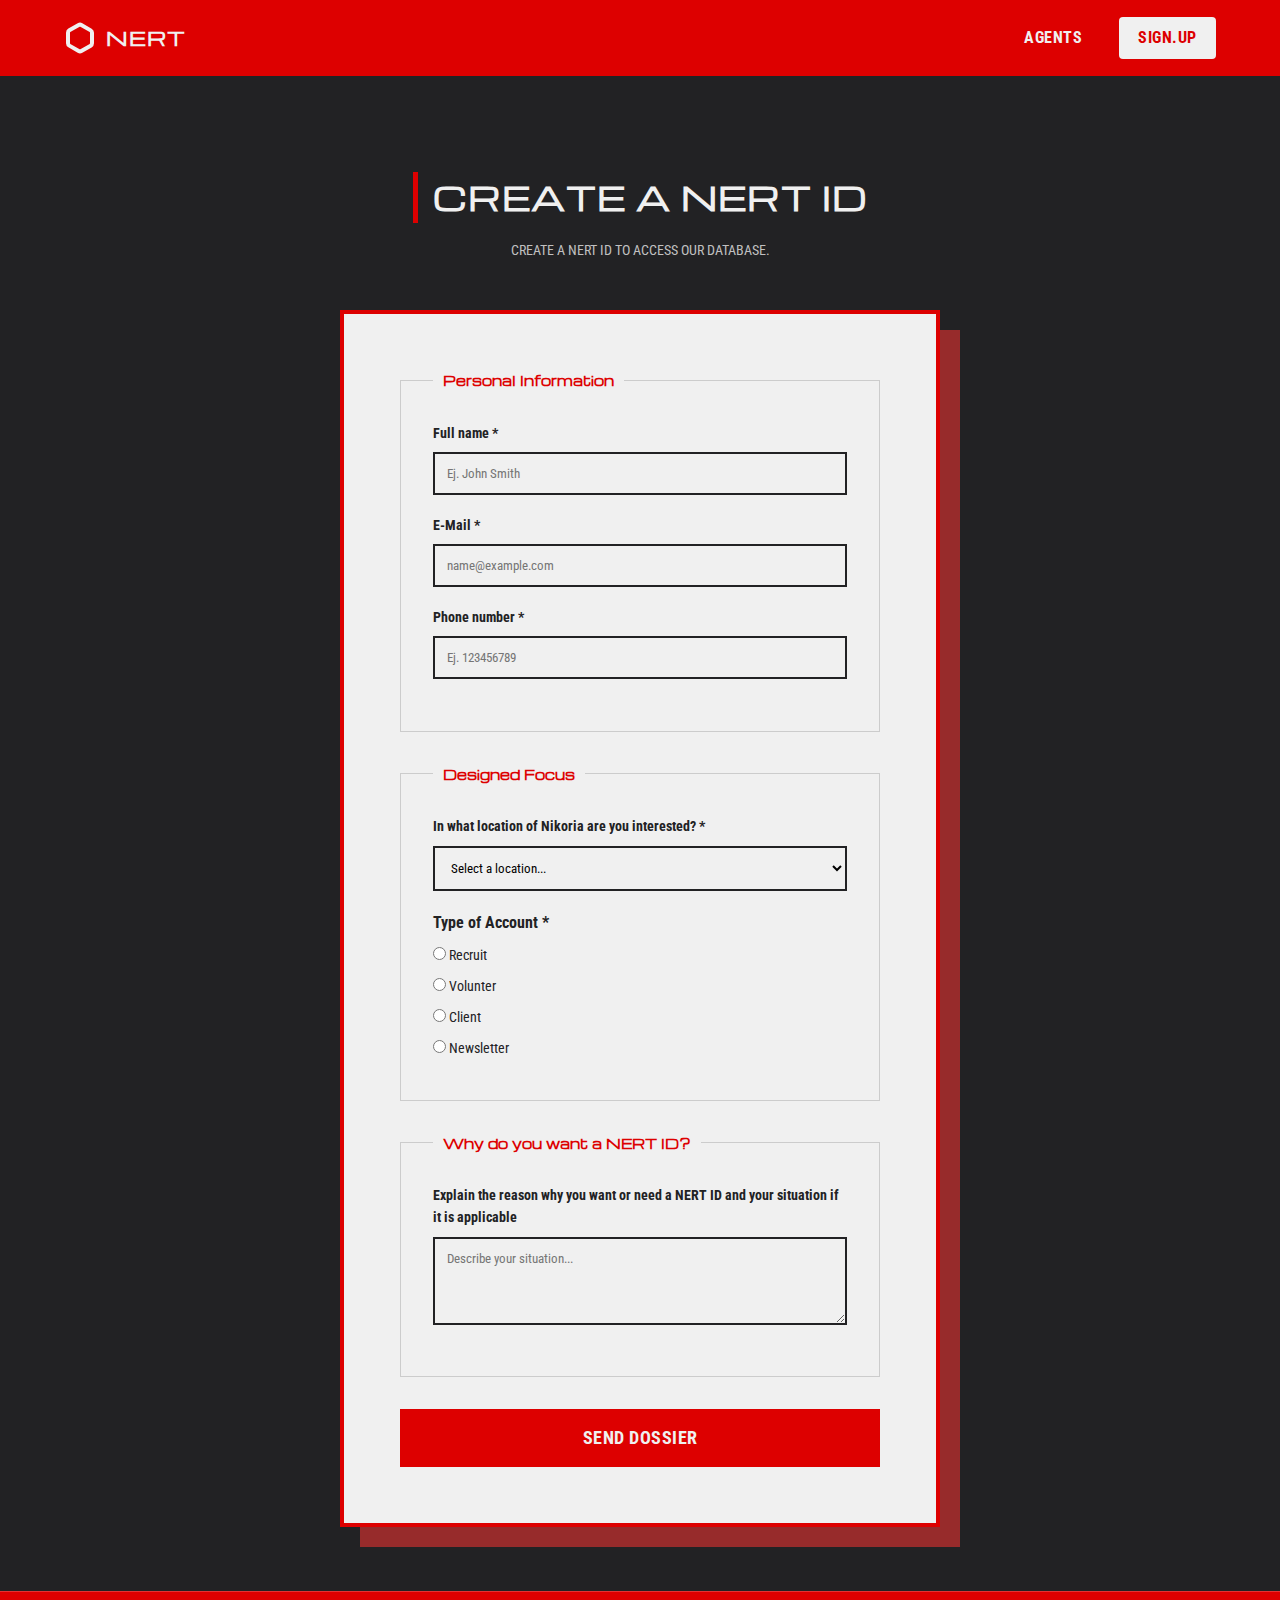
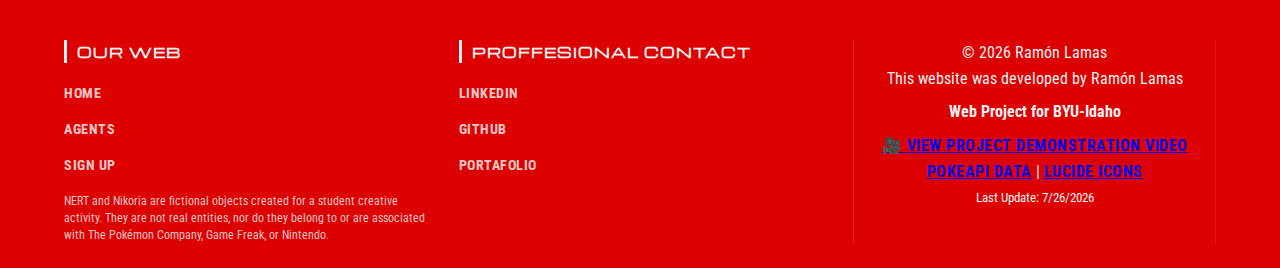
<file: final/signup.html>
<!DOCTYPE html>
<html lang="en">
<head>
    <meta charset="UTF-8">
    <meta name="viewport" content="width=device-width, initial-scale=1.0">
    <title>Sign Up - NERT</title>
    <meta name="description" content="Join NERT and gain access to our online store, newsletter, view information about our agents, and even join our ranks.">
    <meta name="author" content="Ramón Lamas">
    <link rel="preconnect" href="https://fonts.googleapis.com">
    <link rel="preconnect" href="https://fonts.gstatic.com" crossorigin>
    <link href="https://fonts.googleapis.com/css2?family=Michroma&family=Roboto+Condensed:ital,wght@0,100..900;1,100..900&display=swap" rel="stylesheet">
    <link rel="stylesheet" href="styles/normalize.css">
    <link rel="stylesheet" href="styles/global.css">
    <link rel="stylesheet" href="styles/signup.css">
    <link rel="stylesheet" href="styles/tablet.css" media="screen and (min-width: 768px)">
    <link rel="stylesheet" href="styles/desktop.css" media="screen and (min-width: 1024px)">
    <link rel="icon" href="images/hexagon-white.ico">
    <!-- Facebook Open Graph Properties -->
    <meta property="og:type" content="website">
    <meta property="og:title" content="Sign Up - NERT">
    <meta property="og:description" content="Join NERT and gain access to our online store, newsletter, view information about our agents, and even join our ranks.">
    <meta property="og:image" content="https://luckyrambly.github.io/wdd231/final/images/og-preview.jpg">
    <meta property="og:url" content="https://luckyrambly.github.io/wdd231/final/signup.html">

    <meta name="twitter:card" content="summary_large_image">
    <meta name="twitter:title" content="Agents | NERT">
    <meta name="twitter:description" content="Join NERT and gain access to our online store, newsletter, view information about our agents, and even join our ranks.">
    <meta name="twitter:image" content="https://luckyrambly.github.io/wdd231/final/images/og-preview.jpg">
    <!-- Scripts -->
    <script src="scripts/header-footer-core.js" defer></script>
    <script src="scripts/signup.js" type="module"></script>
</head>
<body>
    <header>
        <nav class="main-nav">
            <a href="index.html" class="nav-branding">
                <div class="logo-container">
                    <svg xmlns="http://www.w3.org/2000/svg" viewBox="0 0 24 24" fill="none" stroke="currentColor" stroke-width="3" stroke-linecap="round" stroke-linejoin="round" class="nav-logo-svg">
                        <path d="M21 16V8a2 2 0 0 0-1-1.73l-7-4a2 2 0 0 0-2 0l-7 4A2 2 0 0 0 3 8v8a2 2 0 0 0 1 1.73l7 4a2 2 0 0 0 2 0l7-4A2 2 0 0 0 21 16z"/>
                    </svg>
                </div>
                <h1 class="nav-title">NERT</h1>
            </a>

            <button class="menu-toggle" id="menu-toggle" aria-label="Abrir menú">
                <span class="hamburger"></span>
            </button>

            <div class="nav-links" id="nav-menu">
                <a href="agents.html" class="nav-item">Agents</a>
                <a href="signup.html" class="nav-item nav-btn-special">Sign.Up</a>
            </div>
        </nav>
        <div class="overlay" id="overlay"></div>
    </header>

    <main class="signup-nert">
        <section class="signup-nert__header">
            <h1 class="signup-nert__title">Create a NERT ID</h1>
            <p class="signup-nert__description">Create a NERT ID to access our database.</p>
        </section>

        <section class="signup-nert__form-container">
            <form action="thankyou.html" method="get" class="signup-nert__form">
                
                <fieldset class="signup-nert__fieldset">
                    <legend class="signup-nert__legend">Personal Information</legend>
                    
                    <label class="signup-nert__label">
                        Full name *
                        <input type="text" name="fname" id="fname" required placeholder="Ej. John Smith" class="signup-nert__input">
                    </label>

                    <label class="signup-nert__label">
                        E-Mail *
                        <input type="email" name="email" id="email" required placeholder="name@example.com" class="signup-nert__input">
                    </label>

                    <label class="signup-nert__label">
                        Phone number *
                        <input type="tel" name="phone" id="phone" required placeholder="Ej. 123456789" class="signup-nert__input">
                    </label>
                </fieldset>

                <fieldset class="signup-nert__fieldset">
                    <legend class="signup-nert__legend">Designed Focus</legend>

                    <label class="signup-nert__label">
                        In what location of Nikoria are you interested? *
                        <select name="location" id="location" required class="signup-nert__select">
                            <option value="" disabled selected>Select a location...</option>
                            <option value="lightown">Lightown</option>
                            <option value="steamwood">Steamwood</option>
                            <option value="sharpstone">Sharpstone</option>
                            <option value="ironbridge">Ironbridge</option>
                        </select>
                    </label>

                    <div class="signup-nert__radio-group">
                        <p class="signup-nert__radio-title">Type of Account *</p>
                        <label class="signup-nert__radio-option">
                            <input type="radio" name="rank" value="recluta" required> Recruit
                        </label>
                        <label class="signup-nert__radio-option">
                            <input type="radio" name="rank" value="voluntario"> Volunter
                        </label>
                        <label class="signup-nert__radio-option">
                            <input type="radio" name="rank" value="cliente"> Client
                        </label>
                        <label class="signup-nert__radio-option">
                            <input type="radio" name="rank" value="noticias"> Newsletter
                        </label>
                    </div>
                </fieldset>

                <fieldset class="signup-nert__fieldset">
                    <legend class="signup-nert__legend">Why do you want a NERT ID?</legend>
                    <label class="signup-nert__label">
                        Explain the reason why you want or need a NERT ID and your situation if it is applicable
                        <textarea name="motivation" id="motivation" rows="4" placeholder="Describe your situation..." class="signup-nert__textarea"></textarea>
                    </label>
                </fieldset>

                <button type="submit" class="signup-nert__submit-btn">Send dossier</button>
            </form>
        </section>
    </main>

    <footer class="main-footer">
        <div class="footer-container">
            <div class="footer-section">
                <h4>Our Web</h4>
                <nav class="footer-nav">
                    <a href="index.html">Home</a>
                    <a href="agents.html">Agents</a>
                    <a href="signup.html">Sign Up</a>
                </nav>
                <p class="legal-disclaimer">
                    NERT and Nikoria are fictional objects created for a student creative activity. They are not real entities, nor do they belong to or are associated with The Pokémon Company, Game Freak, or Nintendo.
                </p>
            </div>

            <div class="footer-section">
                <h4>Proffesional Contact</h4>
                <div class="social-links">
                    <a href="#" target="_blank">LinkedIn</a>
                    <a href="#" target="_blank">GitHub</a>
                    <a href="#" target="_blank">Portafolio</a>
                </div>
            </div>


            <div class="footer-section footer-center">
                <p>&copy; <span id="current-year"></span> Ramón Lamas</p>
                <p>This website was developed by Ramón Lamas</p>
                <p class="academic-info">Web Project for BYU-Idaho</p>
                
                <p class="footer-video-link">
                    <a href="https://youtu.be/8xEEFA96hJc" target="_blank">
                        🎥 View Project Demonstration Video
                    </a>
                </p>

                <p class="footer-attributions">
                    <a href="https://pokeapi.co/" target="_blank">PokeAPI Data</a> | 
                    <a href="https://lucide.dev/" target="_blank">Lucide Icons</a>
                </p>

                <small>Last Update: <span id="last-modified"></span></small>
            </div>

        </div>
    </footer>
</body>
</html>
</file>
<file: final/styles/tablet.css>
.menu-toggle, .overlay {
    display: none !important;
}

.nav-links {
    position: static;
    width: auto;
    height: 60px;
    flex-direction: row;
    background-color: transparent;
    box-shadow: none;
    display: flex;
    padding: 0;
    align-items: center;
    gap: 5px;
    right: auto;
}

.nav-item {
    border-bottom: none;
    padding: 0 1rem;
    height: 100%;
    font-size: 1rem;
    justify-content: center;
}

.nav-btn-special {
    margin-top: 0;
    margin-left: 1rem;
    padding: 0.5rem 1.2rem;
    height: auto;
    align-self: center;
}

/* Footer Tablet columns */
.footer-container {
    flex-direction: row;
    flex-wrap: wrap;
    justify-content: space-between;
}

.footer-section {
    flex: 1 1 200px;
}

.footer-center {
    border-top: none;
    border-bottom: none;
    border-left: 1px solid rgba(255, 255, 255, 0.1);
    border-right: 1px solid rgba(255, 255, 255, 0.1);
    padding: 0 1rem;
}

/* Change 768px */
.agent-container {
    flex-direction: row;
    justify-content: space-around;
    text-align: left;
}

.agent-visual {
    width: 400px; 
}

.white-circle {
    width: 300px;
    height: 300px;
}

.agent-info {
    text-align: left;
    flex: 1;
    max-width: 500px;
}

.agent-name {
    font-size: 2.5rem;
}

/* Join NERT */
.join-container {
    flex-direction: row;
    text-align: left;
    justify-content: space-between;
}

.join-visual {
    width: 200px;
    flex-shrink: 0;
}

.join-content {
    flex: 1;
    padding-left: 2rem;
}

.join-title {
    font-size: 2.2rem;
}

/* ---agents.html--- */

.agent-catalog__grid {
    grid-template-columns: repeat(2, 1fr);
    padding: 0 5%;
}

.agent-catalog__tools {
    flex-direction: row;
    justify-content: space-between;
}

/* ---Sign Up--- */

.signup-nert__form-container {
    padding: 3.5rem;
}

.signup-nert__fieldset {
    padding: 2rem;
}
</file>
<file: final/styles/desktop.css>
/* little stuff */
.footer-container, .main-nav {
    max-width: 1400px;
    margin: 0 auto;
}

.nav-item:hover {
    background-color: rgba(255, 255, 255, 0.1);
    transition: background 0.3s ease;
}

.footer-nav a:hover, .social-links a:hover {
    color: var(--white);
    padding-left: 5px;
}

/* ---agents.html--- */

.agent-catalog__grid {
    grid-template-columns: repeat(3, 1fr);
}

.agent-catalog__main-title {
    font-size: 2.5rem;
}

/* ---Sign Up--- */

.signup-nert {
    padding-top: 6rem;
}

.signup-nert__form-container {
    box-shadow: 20px 20px 0px var(--secondary-red);
}
</file>
<file: startHere/styles/small.css>
*{box-sizing: border-box;}
html {
  -webkit-text-size-adjust: 100%; 
  -ms-text-size-adjust: 100%;
}

h1 {
  color: #3D405B;
}

form {
    margin: 1rem 2%;
  
    label {
      display: block;
      font-size: .8rem;
      color: purple;
      padding-top: .2rem;
    }
    h3 {
      font-size: .9rem;
      color: #E07A5F;
      margin: 1.5rem 0 .2rem 0;
      border-bottom: 1px solid #eee;
    }
  
    input[type=text],
    input[type=tel],
    input[type=date],
    input[type=email],
    select {
      display: block;
      margin: .1rem 0 1rem 0 ;
      padding: .3rem;
      border: 1px solid #999;
      border-radius: 4px;
      border-left-width: 5px;
      border-left-color:#555;
      font-size: 1rem;
      color: #3D405B;
      width: 250px;
    }
  
    input:required {border-left-color: #d70000;}
    input:focus {border-left-color: black; outline:none;}
    input:required:valid{border-left-color: green;}
  
    input[type=submit] {
      border: none;
      text-align: center;
      background-color: #3D405B;
      color: white;
      border-radius: 1rem;
      padding: .75rem 1.5rem;
      margin: 2rem 0;
      font-size: 1.2rem;
      -webkit-appearance: none;
      appearance: none;
    }
  }
  input:-webkit-autofill{
    -webkit-text-fill-color: #3D405B;
  }
  
  #results {
    background-color: #F4F1DE;
    padding: 0 1rem;
    border: 1px solid #E07A5F;
    border-radius: 6px;
  }
</file>
<file: startHere/styles/large.css>
@media only screen and (min-width: 38rem) {


} /*end media query*/
</file>
<file: styles/animation-test.css>
#loader {
  margin: 3rem;
  width: 50px;
  height: 50px;
  border: 5px solid transparent;
  border-color: #999 transparent #999 transparent;
  border-radius: 50%;
  animation: spin 1.5s linear infinite;
  box-shadow: 0 0 1rem rgb(0 0 255 / 40%);
  position: relative;
}

#loader::after {
  content: '⚙️';
  position: absolute;
  top: 50%;
  left: 50%;
  transform: translate(-50%, -50%);
  animation: pulse 1.5s ease-in-out infinite;
}

.loader-t {
  margin: 3rem;
  width: 50px;
  height: 50px;
  border: 5px solid #999;
  border-radius: 50%;
  position: relative;
  transition: transform 1.5s linear; 
}

.loader-t::after {
  content: '⚙️';
  position: absolute;
  top: 50%;
  left: 50%;
  font-size: 2rem;
  transform: translate(-50%, -50%) scale(0);
  transition: transform 1.5s ease-in-out;
}

.loader-t:hover {
  transform: rotate(360deg);
}

.loader-t:hover::after {
  transform: translate(-50%, -50%) scale(1.5);
}

@keyframes spin {
  100% { transform: rotate(360deg); }
}

@keyframes pulse {
  0%, 100% { transform: translate(-50%, -50%) scale(1); }
  50% { transform: translate(-50%, -50%) scale(1.25); }
}
</file>
<file: styles/LAW1Style.css>
* {
    font-family: josefin-sans, sans-serif;
}
header {
    display: grid;
    grid-template-columns: 24px auto 44px;
    padding: 5px 0 5px 10px;
    column-gap: 10px;
    align-items: center;
    border-bottom: 1px solid #ddd;
}
header img {
    width: 100%;
    height: auto;
}
header span {
    font-size: 1.2rem;
    color: black;
}
.hamburger {
    background-color: none;
    border: none;
    cursor: pointer;
}
.hamburger::before {
    content: "\2630";
}
.hamburger.show::before {
    content: "\00D7";
}
</file>
<file: styles/prophets.css>
/* The good Roboto */
@import url('https://fonts.googleapis.com/css2?family=Roboto:wght@400;700&display=swap');

body {
    font-family: 'Roboto', sans-serif;
    background-color: #e0f2f7; 
    color: #0b3954; 
    margin: 0;
    padding: 0;
    display: flex;
    flex-direction: column;
    min-height: 100vh;
}
header {
    background-color: #0d47a1; 
    color: #ffffff;
    padding: 20px;
    text-align: center;
    box-shadow: 0 4px 6px rgba(0, 0, 0, 0.1);
}
main {
    padding: 2rem;
    flex: 1;
}
#cards {
    display: grid;
    grid-template-columns: repeat(auto-fit, minmax(320px, 1fr));
    gap: 20px;
    justify-content: center;
    align-items: stretch;
}
section {
    background-color: #bbdefb; 
    border: 1px solid #64b5f6; 
    border-radius: 10px;
    padding: 15px;
    text-align: center;
    box-shadow: 0 2px 4px rgba(0, 0, 0, 0.1);
    transition: transform 0.3s ease, box-shadow 0.3s ease;
}
section:hover {
    transform: translateY(-5px);
    box-shadow: 0 6px 12px rgba(0, 0, 0, 0.2);
}
h2 {
    color: #1a237e; 
    margin-top: 0;
}
section img {
    max-width: 100%;
    height: auto;
    display: block;
    margin: 0 auto;
    border-radius: 5px;
    border: 2px solid #0d47a1;
}
footer {
    background-color: #0d47a1;
    color: #ffffff;
    text-align: center;
    padding: 15px;
    margin-top: auto;
}
</file>
<file: chamber/styles/small.css>
/* --- VARIABLES --- */
:root {
    --primary-color: #14248A;
    --secondary-color: #C1B623;
    --text-color: #28262C;
    --bg-color: #F9F5FF;
    --white: #ffffff;
    --heading-font: "Momo Trust Display", serif;
    --body-font: "Montserrat", sans-serif;
}

/* --- RESET & BASE --- */
* {
    box-sizing: border-box;
}

html, body {
    width: 100%;
    margin: 0;
    padding: 0;
    overflow-x: hidden;
}

body {
    font-family: var(--body-font);
    color: var(--text-color);
    background-color: var(--white);
    line-height: 1.6;
}

h1, h2, h3 { font-family: var(--heading-font); }
h1, h4 { color: var(--white); }
h2, h3 { color: var(--primary-color); }

/* --- HEADER --- */
header {
    background-color: var(--primary-color);
    padding: 1rem 5%;
    border-bottom: 5px solid var(--secondary-color);
}

.header-content {
    display: flex;
    flex-wrap: wrap;
    justify-content: space-between;
    align-items: center;
    max-width: 1200px;
    margin: 0 auto;
}

.site-title { display: none; }

.logo { 
    width: 60px; 
    height: auto; 
    background: var(--white); 
    padding: 5px; 
    border-radius: 8px; 
}

.utility-area { 
    display: flex; 
    gap: 10px; 
    align-items: center; 
}

#modeToggle, #menuButton {
    background: none; 
    border: none; 
    color: var(--white);
    font-size: 1.8rem; 
    cursor: pointer;
}

/* --- NAV --- */
nav { 
    width: 100%; 
    margin-top: 1rem; 
    background: rgba(0,0,0,0.1); 
}

.navigation-links {
    display: none; 
    flex-direction: column; 
    list-style: none; 
    padding: 0; 
    margin: 0;
}

.navigation-links.open { display: flex; }

.navigation-links a {
    color: var(--white); 
    text-decoration: none; 
    padding: 1.2rem;
    display: block; 
    text-align: center; 
    font-weight: 600;
    border-bottom: 1px solid rgba(255,255,255,0.1);
}

.navigation-links a.active { 
    background: var(--secondary-color); 
    color: var(--primary-color); 
}

/* --- DIRECTORIO --- */
.directory-controls { 
    text-align: center; 
    padding: 2rem 1rem; 
}

.view-toggle { 
    display: flex; 
    justify-content: center; 
    margin-bottom: 1rem; 
}

.view-toggle button {
    padding: 0.8rem 1.5rem; 
    font-size: 1.2rem; 
    cursor: pointer;
    background: var(--white); 
    border: 1px solid var(--primary-color); 
    color: var(--primary-color);
}

#gridView { border-radius: 8px 0 0 8px; }
#listView { border-radius: 0 8px 8px 0; border-left: none; }

.view-toggle button.active { 
    background: var(--primary-color); 
    color: var(--white); 
}

#memberContainer { padding: 20px; }

/* Grid View */
.member-display-grid { 
    display: grid; 
    grid-template-columns: 1fr; 
    gap: 20px; 
}

.member-display-grid section {
    display: flex;
    flex-direction: column;
    align-items: center; 
    text-align: center;
    background: var(--bg-color); 
    border: 1px solid #ddd; 
    border-radius: 12px;
    padding: 20px;
}

.member-display-grid img { 
    display: block;
    margin: 0 auto 1rem;
    width: 120px; 
    height: 120px; 
    object-fit: cover; 
    border-radius: 50%; 
    border: 3px solid var(--secondary-color); 
}

/* List View */
.member-display-list section { 
    display: block; 
    padding: 10px; 
    border-bottom: 1px solid #eee; 
}

.member-display-list img, 
.member-display-list .tagline { 
    display: none; 
}

/* --- FOOTER --- */
footer { 
    background: var(--text-color); 
    color: var(--white); 
    padding: 2rem; 
    text-align: center; 
}

.social-links { 
    display: flex; 
    justify-content: center; 
    gap: 15px; 
    margin: 1rem 0; 
}

.social-links img { 
    width: 30px; 
    filter: invert(1); 
}
</file>
<file: chamber/styles/larger.css>
@media (min-width: 768px) {
    .header-content {
        flex-wrap: nowrap;
        padding: 0 20px;
    }
    .logo-area {
        display: flex;
        align-items: center;
        gap: 15px;
        flex-shrink: 0;
    }
    .site-title {
        display: block;
        font-size: 1.4rem;
        margin: 0;
        white-space: nowrap;
    }
    nav {
        width: auto;
        margin: 0 auto;
        background: none;
    }
    .navigation-links {
        display: flex !important; 
        flex-direction: row;
        gap: 10px;
    }
    .navigation-links a {
        border: none;
        padding: 0.5rem 1rem;
        white-space: nowrap;
    }
    .utility-area {
        order: 3;
    }
    #modeToggle {
        font-size: 1.5rem;
        padding: 5px;
    }
    #menuButton {
        display: none;
    }
    .directory-controls {
        display: flex;
        justify-content: space-between;
        align-items: center;
        max-width: 1200px;
        margin: 0 auto;
    }
    .member-display-grid { 
        grid-template-columns: repeat(auto-fit, minmax(300px, 1fr)); 
        max-width: 1200px; 
        margin: 0 auto; 
    }
    .member-display-list section { 
        display: grid; 
        grid-template-columns: 2fr 1fr 1fr; 
        max-width: 1000px; 
        margin: 0 auto; 
        text-align: left; 
    }
    .footer-grid { 
        display: grid; 
        grid-template-columns: 1fr 1fr; 
        max-width: 1200px; 
        margin: 0 auto; 
        text-align: left; 
    }
    .social-links { 
        justify-content: flex-start; 
    }
}
</file>
<file: chamber/styles/discover.css>
/* -Main- */
main {
    max-width: 1200px;
    margin: 0 auto;
    padding: 2rem 1rem;
}

main h2 {
    color: var(--primary-color);
    text-align: center;
    margin-bottom: 0.5rem;
    font-size: 2.2rem;
}

.intro-text {
    text-align: center;
    max-width: 800px;
    margin: 0 auto 2rem auto;
    color: var(--text-color);
}

.visit-banner {
    background-color: var(--bg-color);
    color: var(--primary-color);
    padding: 1rem;
    text-align: center;
    border-left: 5px solid var(--secondary-color);
    font-weight: 600;
    margin-bottom: 2rem;
    border-radius: 4px;
    box-shadow: 0 2px 5px rgba(0,0,0,0.05);
}

/* -Grid- */
.grid-container {
    display: grid;
    gap: 20px;
    /* Mobile */
    grid-template-areas:
        "avila" "panteon" "hacienda" "bellasartes"
        "ccct" "teatromuni" "parqueeste" "universitaria";
}

.card {
    background: var(--white);
    border: 1px solid #ddd;
    border-radius: 12px;
    padding: 20px;
    display: flex;
    flex-direction: column;
    gap: 10px;
    transition: box-shadow 0.3s ease;
}

.card h2 {
    margin: 0;
    font-size: 1.4rem;
}

.card figure {
    margin: 0;
    overflow: hidden;
    border-radius: 8px;
}

.card img {
    width: 100%;
    height: 200px;
    object-fit: cover;
    transition: transform 0.4s ease, filter 0.4s ease;
}

.card address {
    font-style: normal;
    font-size: 0.9rem;
    color: #555;
}

.card button {
    margin-top: auto;
    background-color: var(--primary-color);
    color: var(--white);
    border: none;
    padding: 0.8rem;
    border-radius: 5px;
    cursor: pointer;
    font-weight: 600;
    transition: background 0.3s ease;
}

.card button:hover {
    background-color: var(--secondary-color);
    color: var(--primary-color);
}

/* -Responsive Medium (641px-1024px) */
@media (min-width: 641px) {
    .grid-container {
        grid-template-columns: 1fr 1fr;
        grid-template-areas:
            "avila panteon"
            "hacienda bellasartes"
            "ccct teatromuni"
            "parqueeste universitaria";
    }
}

/* -Responsive Large (1025px+) */
@media (min-width: 1025px) {
    .grid-container {
        grid-template-columns: repeat(4, 1fr);
        grid-template-areas:
            "avila avila panteon hacienda"
            "bellasartes ccct teatromuni teatromuni"
            "parqueeste parqueeste universitaria universitaria";
    }

    /* Hover Desktop */
    @media (hover: hover) {
        .card:hover {
            box-shadow: 0 10px 20px rgba(0,0,0,0.15);
        }
        .card:hover img {
            transform: scale(1.08);
            filter: saturate(1.2);
        }
    }
}
</file>
<file: chamber/styles/join.css>
.join-main {
    padding: 2rem 5%;
    display: flex;
    flex-direction: column;
    gap: 2rem;
    max-width: 1200px;
    margin: 0 auto;
}
.form-container form {
    display: flex;
    flex-direction: column;
    gap: 1rem;
    background: var(--bg-color);
    padding: 1.5rem;
    border-radius: 12px;
    border: 1px solid #ddd;
}
.form-container label {
    display: flex;
    flex-direction: column;
    font-weight: bold;
    color: var(--primary-color);
}
.form-container input, 
.form-container select, 
.form-container textarea {
    padding: 0.8rem;
    margin-top: 0.3rem;
    border-radius: 5px;
    border: 1px solid #ccc;
    font-family: var(--body-font);
}
.submit-btn {
    background-color: var(--primary-color);
    color: var(--white);
    padding: 1rem;
    border: none;
    border-radius: 8px;
    cursor: pointer;
    font-size: 1.1rem;
    transition: 0.3s;
}
.submit-btn:hover {
    background-color: var(--secondary-color);
    color: var(--primary-color);
}
.membership-cards {
    display: grid;
    grid-template-columns: 1fr;
    gap: 1.5rem;
}
.card {
    background-color: var(--primary-color);
    padding: 2rem;
    border-radius: 12px;
    text-align: center;
    box-shadow: 0 4px 8px rgba(0,0,0,0.1);
}
.info-btn {
    background: var(--secondary-color);
    color: var(--primary-color);
    border: none;
    padding: 0.5rem 1rem;
    border-radius: 5px;
    cursor: pointer;
    font-weight: bold;
}
@keyframes slideUp {
    from { opacity: 0; transform: translateY(50px); }
    to { opacity: 1; transform: translateY(0); }
}
.animate-slide-up {
    animation: slideUp 0.8s ease-out forwards;
}
dialog {
    border: none;
    border-radius: 12px;
    padding: 2rem;
    max-width: 400px;
    box-shadow: 0 0 15px rgba(0,0,0,0.3);
}
dialog::backdrop {
    background: rgba(0,0,0,0.5);
}
.close-modal {
    float: right;
    cursor: pointer;
    background: none;
    border: none;
    font-weight: bold;
}
@media (min-width: 768px) {
    .join-main {
        flex-direction: row;
        align-items: flex-start;
    }
    .form-container { flex: 2; }
    .membership-cards { flex: 1; }
}
dialog {
    padding: 2rem;
    border: none;
    border-radius: 12px;
    box-shadow: 0 10px 25px rgba(0,0,0,0.3);
    max-width: 500px;
    width: 90%;
    margin: auto; 
}
dialog::backdrop {
    background-color: rgba(0, 0, 0, 0.7);
    backdrop-filter: blur(3px);
}
.close-modal {
    position: absolute;
    top: 10px;
    right: 10px;
    background: none;
    border: none;
    font-size: 1.5rem;
    cursor: pointer;
    color: var(--primary-color);
}
.close-modal:hover {
    color: var(--secondary-color);
}
</file>
<file: chamber/styles/thankyou.css>
.thankyou-main {
    padding: 3rem 5%;
    max-width: 800px;
    margin: 0 auto;
    text-align: center;
}
.thankyou-message h1 {
    color: var(--primary-color);
    margin-bottom: 1rem;
}
.submission-summary {
    background-color: var(--bg-color);
    border: 1px solid #ddd;
    border-radius: 12px;
    padding: 2rem;
    margin-top: 2rem;
    text-align: left;
}
.submission-summary h2 {
    border-bottom: 2px solid var(--secondary-color);
    padding-bottom: 0.5rem;
    margin-bottom: 1.5rem;
}
#results p {
    margin: 0.8rem 0;
    font-family: var(--body-font);
    color: var(--text-color);
}
#results strong {
    color: var(--primary-color);
    display: inline-block;
    width: 150px;
}
@media (max-width: 500px) {
    #results strong {
        display: block;
        width: 100%;
        margin-bottom: 2px;
    }
}
</file>
<file: final/styles/agents.css>
.agent-catalog {
    background-color: var(--black);
    color: var(--white);
    padding: 2rem 0;
    min-height: 100vh;
}

.agent-catalog__intro {
    text-align: center;
    margin-bottom: 3rem;
    padding: 0 5%;
}

.agent-catalog__main-title {
    font-family: "Michroma", sans-serif;
    text-transform: uppercase;
    letter-spacing: 2px;
    border-bottom: 3px solid var(--primary-red);
    display: inline-block;
    padding-bottom: 10px;
}

.agent-catalog__tools {
    display: flex;
    flex-direction: column;
    align-items: center;
    gap: 1rem;
    margin-bottom: 2rem;
    padding: 0 5%;
}

.agent-catalog__select {
    padding: 10px;
    background: var(--white);
    border: 2px solid var(--primary-red);
    font-family: inherit;
    font-weight: bold;
}

.agent-catalog__visit-display {
    font-size: 0.8rem;
    color: var(--silver);
    font-family: monospace;
}

.agent-catalog__grid {
    display: grid;
    grid-template-columns: 1fr;
    gap: 2rem;
    padding: 0 10%;
}

.agent-catalog__card {
    background-color: var(--white);
    border: 4px solid var(--primary-red);
    padding: 1.5rem;
    display: flex;
    flex-direction: column;
    align-items: center;
    transition: all 0.3s cubic-bezier(0.175, 0.885, 0.32, 1.275);
    box-shadow: 8px 8px 0px rgba(221, 0, 0, 0.3);
}

.agent-catalog__card:hover {
    transform: translate(-4px, -4px);
    box-shadow: 12px 12px 0px var(--primary-red);
}

.agent-catalog__card-img {
    width: 100%;
    max-width: 160px;
    height: auto;
    margin-bottom: 1rem;
    filter: drop-shadow(0 5px 15px rgba(0,0,0,0.1));
}

.agent-catalog__card-badge {
    background-color: var(--black);
    color: var(--white);
    padding: 4px 12px;
    font-size: 0.7rem;
    font-weight: bold;
    text-transform: uppercase;
    margin-bottom: 1rem;
}

.agent-catalog__card-name {
    color: var(--black);
    font-family: "Michroma", sans-serif;
    font-size: 1.2rem;
    margin: 0.5rem 0;
    text-align: center;
}

.agent-catalog__card-id {
    color: #666;
    font-family: monospace;
    font-size: 0.9rem;
    margin-bottom: 1.5rem;
}

.agent-catalog__card-button {
    width: 100%;
    padding: 12px;
    background-color: var(--primary-red);
    color: var(--white);
    border: none;
    font-weight: bold;
    text-transform: uppercase;
    cursor: pointer;
    transition: background 0.2s;
}

.agent-catalog__card-button:hover {
    background-color: var(--black);
}

.agent-catalog__modal {
    border: 4px solid var(--primary-red);
    padding: 2rem;
    max-width: 400px;
    background: var(--white);
}

.agent-catalog__modal::backdrop {
    background: rgba(0, 0, 0, 0.85);
    backdrop-filter: blur(4px);
}

.agent-catalog__modal-body h2 {
    color: var(--primary-red);
    font-family: "Michroma", sans-serif;
    margin-bottom: 1rem;
}

.agent-catalog__modal-body p {
    color: var(--black);
    margin: 10px 0;
    border-bottom: 1px dotted #ccc;
    padding-bottom: 5px;
}

.agent-catalog__modal-close-btn {
    margin-top: 20px;
    padding: 10px 20px;
    background: var(--black);
    color: white;
    border: none;
    cursor: pointer;
    width: 100%;
}

.agent-catalog__modal {
    border: 4px solid var(--primary-red);
    padding: 2rem;
    width: 90%;
    max-width: 450px;
    background: var(--white);
    position: fixed;
    top: 50%;
    left: 50%;
    transform: translate(-50%, -50%);
    margin: 0;
}

.agent-catalog__modal::backdrop {
    background: rgba(0, 0, 0, 0.85);
    backdrop-filter: blur(4px);
}
</file>
<file: final/styles/signup.css>
.signup-nert {
    background-color: var(--black);
    color: var(--white);
    padding: 4rem 5%;
    min-height: 100vh;
    display: flex;
    flex-direction: column;
    align-items: center;
}

.signup-nert__header {
    text-align: center;
    margin-bottom: 3rem;
    max-width: 600px;
}

.signup-nert__title {
    font-family: "Michroma", sans-serif;
    color: var(--white);
    border-left: 5px solid var(--primary-red);
    padding-left: 15px;
    margin-bottom: 1rem;
}

.signup-nert__description {
    color: var(--silver);
    font-size: 0.9rem;
    text-transform: uppercase;
}

.signup-nert__form-container {
    background-color: var(--white);
    border: 4px solid var(--primary-red);
    padding: 2.5rem;
    width: 100%;
    max-width: 600px;
    box-shadow: 12px 12px 0px var(--secondary-red);
}

.signup-nert__fieldset {
    border: 1px solid #ccc;
    margin-bottom: 2rem;
    padding: 1.5rem;
}

.signup-nert__legend {
    color: var(--primary-red);
    font-weight: bold;
    font-family: "Michroma", sans-serif;
    font-size: 0.8rem;
    padding: 0 10px;
}

.signup-nert__label {
    display: block;
    color: var(--black);
    font-weight: bold;
    margin-bottom: 1.2rem;
    font-size: 0.85rem;
}

.signup-nert__input, 
.signup-nert__select, 
.signup-nert__textarea {
    display: block;
    width: 100%;
    padding: 12px;
    margin-top: 8px;
    border: 2px solid var(--black);
    background-color: var(--white);
    font-family: inherit;
    box-sizing: border-box;
}

.signup-nert__input:focus, 
.signup-nert__select:focus, 
.signup-nert__textarea:focus {
    outline: none;
    border-color: var(--primary-red);
    background-color: #fff;
}

.signup-nert__radio-group {
    margin-top: 1rem;
}

.signup-nert__radio-title {
    color: var(--black);
    margin-bottom: 0.5rem;
    font-weight: bold;
}

.signup-nert__radio-option {
    display: block;
    color: var(--black);
    margin-bottom: 8px;
    cursor: pointer;
    font-size: 0.9rem;
}

.signup-nert__submit-btn {
    width: 100%;
    padding: 1.2rem;
    background-color: var(--primary-red);
    color: var(--white);
    border: none;
    font-size: 1.1rem;
    font-weight: bold;
    cursor: pointer;
    text-transform: uppercase;
    transition: transform 0.2s, background-color 0.2s;
}

.signup-nert__submit-btn:hover {
    background-color: var(--black);
    transform: scale(1.02);
}
</file>
<file: final/styles/global.css>
/* --- Global Variables & Reset --- */
:root {
    --primary-red: #dd0000;
    --secondary-red: #972B2B;
    --black: #222224;
    --steel: #404040;
    --silver: #C0C0C0;
    --white: #F0F0F0;
}

body {
    font-family: "Roboto Condensed", sans-serif;
    font-size: 16px;
    line-height: 1.6;
    color: var(--black);
    background-color: var(--white);
    margin: 0;
}

body.no-scroll {
    overflow: hidden;
}

/* --- Typography --- */
h1, h2, h3, h4, .nav-title {
    font-family: "Michroma", sans-serif;
    text-transform: uppercase;
    letter-spacing: 1px;
    margin: 0;
}

h1 { font-size: 2rem; }
h2 { font-size: 1.5rem; color: var(--primary-red); }

a, button {
    font-family: "Roboto Condensed", sans-serif;
    text-transform: uppercase;
    font-weight: 700;
    letter-spacing: 0.5px;
}

/* --- Header / Nav --- */
.main-nav {
    background-color: var(--primary-red);
    display: flex;
    justify-content: space-between;
    align-items: center;
    padding: 0.5rem 5%;
    position: sticky;
    top: 0;
    z-index: 1000;
    min-height: 60px;
}

.nav-branding {
    display: flex;
    align-items: center;
    gap: 10px;
    text-decoration: none;
    color: var(--white);
    height: 100%;
}

.logo-container {
    width: 32px;
    height: 32px;
    display: flex;
    align-items: center;
}

.nav-logo-svg {
    width: 100%;
    height: 100%;
    color: var(--white);
}

.nav-title {
    font-size: 1.2rem;
}

/* --- Burger Menu --- */
.menu-toggle {
    background: none;
    border: none;
    cursor: pointer;
    padding: 10px;
    z-index: 1100;
    position: relative;
}

.hamburger, .hamburger::before, .hamburger::after {
    display: block;
    width: 25px;
    height: 3px;
    background: var(--white);
}

.hamburger { position: relative; }

.hamburger::before, .hamburger::after {
    content: '';
    position: absolute;
    left: 0;
}

.hamburger::before { top: -8px; }
.hamburger::after { bottom: -8px; }

/* --- Side Menu Mobile --- */
.nav-links {
    display: flex;
    flex-direction: column;
    position: fixed;
    top: 0;
    right: -100%; 
    width: 280px;
    max-width: 80%;
    height: 100vh;
    background-color: var(--primary-red);
    box-shadow: -5px 0 15px var(--black);
    padding: 80px 20px 20px 20px;
    transition: right 0.4s cubic-bezier(0.4, 0, 0.2, 1);
    z-index: 1000;
}

.nav-links.show {
    right: 0 !important;
}

.nav-item {
    color: var(--white);
    text-decoration: none;
    font-size: 1.1rem;
    padding: 1.2rem 0;
    width: 100%;
    display: flex;
    justify-content: center;
    align-items: center;    
    text-align: center;
}

.nav-btn-special {
    background-color: var(--white);
    color: var(--primary-red) !important;
    border-radius: 4px;
    margin-top: 1rem;
    padding: 0.8rem;
    justify-content: center;
}

/* --- Overlay --- */
.overlay {
    position: fixed;
    top: 0;
    left: 0;
    width: 100vw;
    height: 100vh;
    background: rgba(0, 0, 0, 0.5);
    backdrop-filter: blur(4px);
    display: none;
    z-index: 900;
}

.overlay.show {
    display: block;
}

/* --- Main Carrusel --- */
.carousel {
    position: relative;
    width: 100%;
    height: 400px;
    overflow: hidden;
    background-color: var(--black);
}

.carousel-container, .carousel-track {
    width: 100%;
    height: 100%;
}

.carousel-track {
    display: flex;
    width: 300%;
    transition: transform 0.5s ease-in-out;
}

.carousel-slide {
    width: 33.333%;
    height: 100%;
    position: relative;
}

.carousel-slide picture, 
.carousel-img {
    width: 100%;
    height: 100%;
    display: block;
    object-fit: cover;
}

.slide-content {
    position: absolute;
    bottom: 20px;
    left: 20px;
    color: var(--white);
    text-shadow: 2px 2px 4px rgba(0,0,0,0.8);
}

.slide-content h2 {
    color: var(--white);
}

.carousel-btn {
    position: absolute;
    top: 50%;
    transform: translateY(-50%);
    background: rgba(221, 0, 0, 0.7);
    color: white;
    border: none;
    padding: 1rem;
    cursor: pointer;
    z-index: 10;
}

.prev { left: 10px; }
.next { right: 10px; }

/* --- Animated Separator --- */
.ticker-separator {
    background-color: var(--white);
    overflow: hidden;
    height: 40px;
    display: flex;
    align-items: center;
    border-top: 1px solid var(--silver);
    border-bottom: 1px solid var(--silver);
    user-select: none;
}

.ticker-wrapper {
    display: flex;
    width: max-content;
    animation: ticker-move 30s linear infinite;
}

.ticker-item {
    display: flex;
    align-items: center;
    gap: 50px;
    padding-right: 50px;
}

.ticker-item span {
    color: var(--steel);
    font-family: "Michroma", sans-serif;
    font-size: 0.8rem;
    white-space: nowrap;
}

.ticker-item img {
    height: 24px;
    opacity: 0.7;
    filter: invert(100%);
}

@keyframes ticker-move {
    0% { transform: translateX(0); }
    100% { transform: translateX(-50%); }
}

@media (prefers-reduced-motion: reduce) {
    .ticker-wrapper { animation: none; }
}

/* --- Agent of the Month --- */
.agent-month {
    background-color: var(--black);
    padding: 4rem 5%;
    color: var(--white);
    overflow: hidden;
}

.agent-container {
    display: flex;
    flex-direction: column;
    align-items: center;
    gap: 3rem;
    max-width: 1100px;
    margin: 0 auto;
}

.agent-visual {
    position: relative;
    display: flex;
    justify-content: center;
    align-items: center;
    width: 280px;
}

.white-circle {
    position: absolute;
    width: 200px;
    height: 200px;
    background-color: var(--white);
    border-radius: 50%;
    z-index: 1;
}

.agent-img {
    position: relative;
    z-index: 2;
    width: 100%;
    height: auto;
    filter: drop-shadow(0 10px 20px rgba(0,0,0,0.5));
}

.agent-info { text-align: center;
}

.agent-info p {
    color: var(--white);
}

.agent-name {
    font-size: 1.8rem;
    color: var(--white);
    margin-bottom: 0.5rem;
}

.agent-title {
    color: var(--primary-red);
    font-weight: bold;
    text-transform: uppercase;
    font-size: 0.9rem;
    margin-bottom: 1.5rem;
}

.agent-achievements {
    list-style: none;
    padding: 0;
    text-align: left;
    display: inline-block;
}

.agent-achievements li {
    margin-bottom: 1rem;
    position: relative;
    padding-left: 25px;
    font-size: 1rem;
}

.agent-achievements li::before {
    content: '';
    position: absolute;
    left: 0;
    top: 8px;
    width: 8px;
    height: 8px;
    background-color: var(--primary-red);
}

/* --- Join NERT Section --- */
.join-nert {
    background-color: var(--primary-red);
    padding: 5rem 5%;
    color: var(--white);
}

.join-container {
    display: flex;
    flex-direction: column;
    align-items: center;
    gap: 2.5rem;
    max-width: 1000px;
    margin: 0 auto;
    text-align: center;
}

.join-container h2 {
    color: var(--white);
}
.join-visual { width: 150px; }

.join-icon {
    width: 100%;
    height: auto;
    filter: drop-shadow(0 5px 15px rgba(0,0,0,0.2));
}

.join-title {
    font-size: 1.8rem;
    margin-bottom: 1rem;
}

.join-text {
    font-size: 1.1rem;
    margin-bottom: 2rem;
    opacity: 0.9;
}

.btn-signup-join {
    display: inline-block;
    padding: 1rem 2.5rem;
    background-color: var(--white);
    color: var(--primary-red);
    text-decoration: none;
    border-radius: 4px;
    font-weight: 800;
    transition: transform 0.2s ease, box-shadow 0.2s ease;
}

.btn-signup-join:hover {
    transform: translateY(-3px);
    box-shadow: 0 10px 20px rgba(0,0,0,0.2);
}

/* --- Footer --- */
.main-footer {
    background-color: var(--primary-red);
    color: var(--white);
    padding: 3rem 5% 1.5rem;
    border-top: 1px solid rgba(255, 255, 255, 0.2);
}

.footer-container {
    display: flex;
    flex-direction: column;
    gap: 2rem;
    max-width: 1200px;
    margin: 0 auto;
}

.footer-section h4 {
    margin-bottom: 1.2rem;
    font-size: 0.9rem;
    border-left: 3px solid var(--white);
    padding-left: 10px;
}

.footer-nav, .social-links {
    display: flex;
    flex-direction: column;
    gap: 0.8rem;
}

.footer-nav a, .social-links a {
    color: rgba(255, 255, 255, 0.8);
    text-decoration: none;
    font-size: 0.9rem;
    transition: all 0.3s ease;
}

.footer-center {
    text-align: center;
    padding: 1.5rem 0;
    border-top: 1px solid rgba(255, 255, 255, 0.1);
    border-bottom: 1px solid rgba(255, 255, 255, 0.1);
}

.academic-info { font-weight: bold; margin: 0.5rem 0; }

.legal-disclaimer {
    font-size: 0.75rem;
    margin-top: 1rem;
    line-height: 1.4;
    opacity: 0.8;
}
</file>
